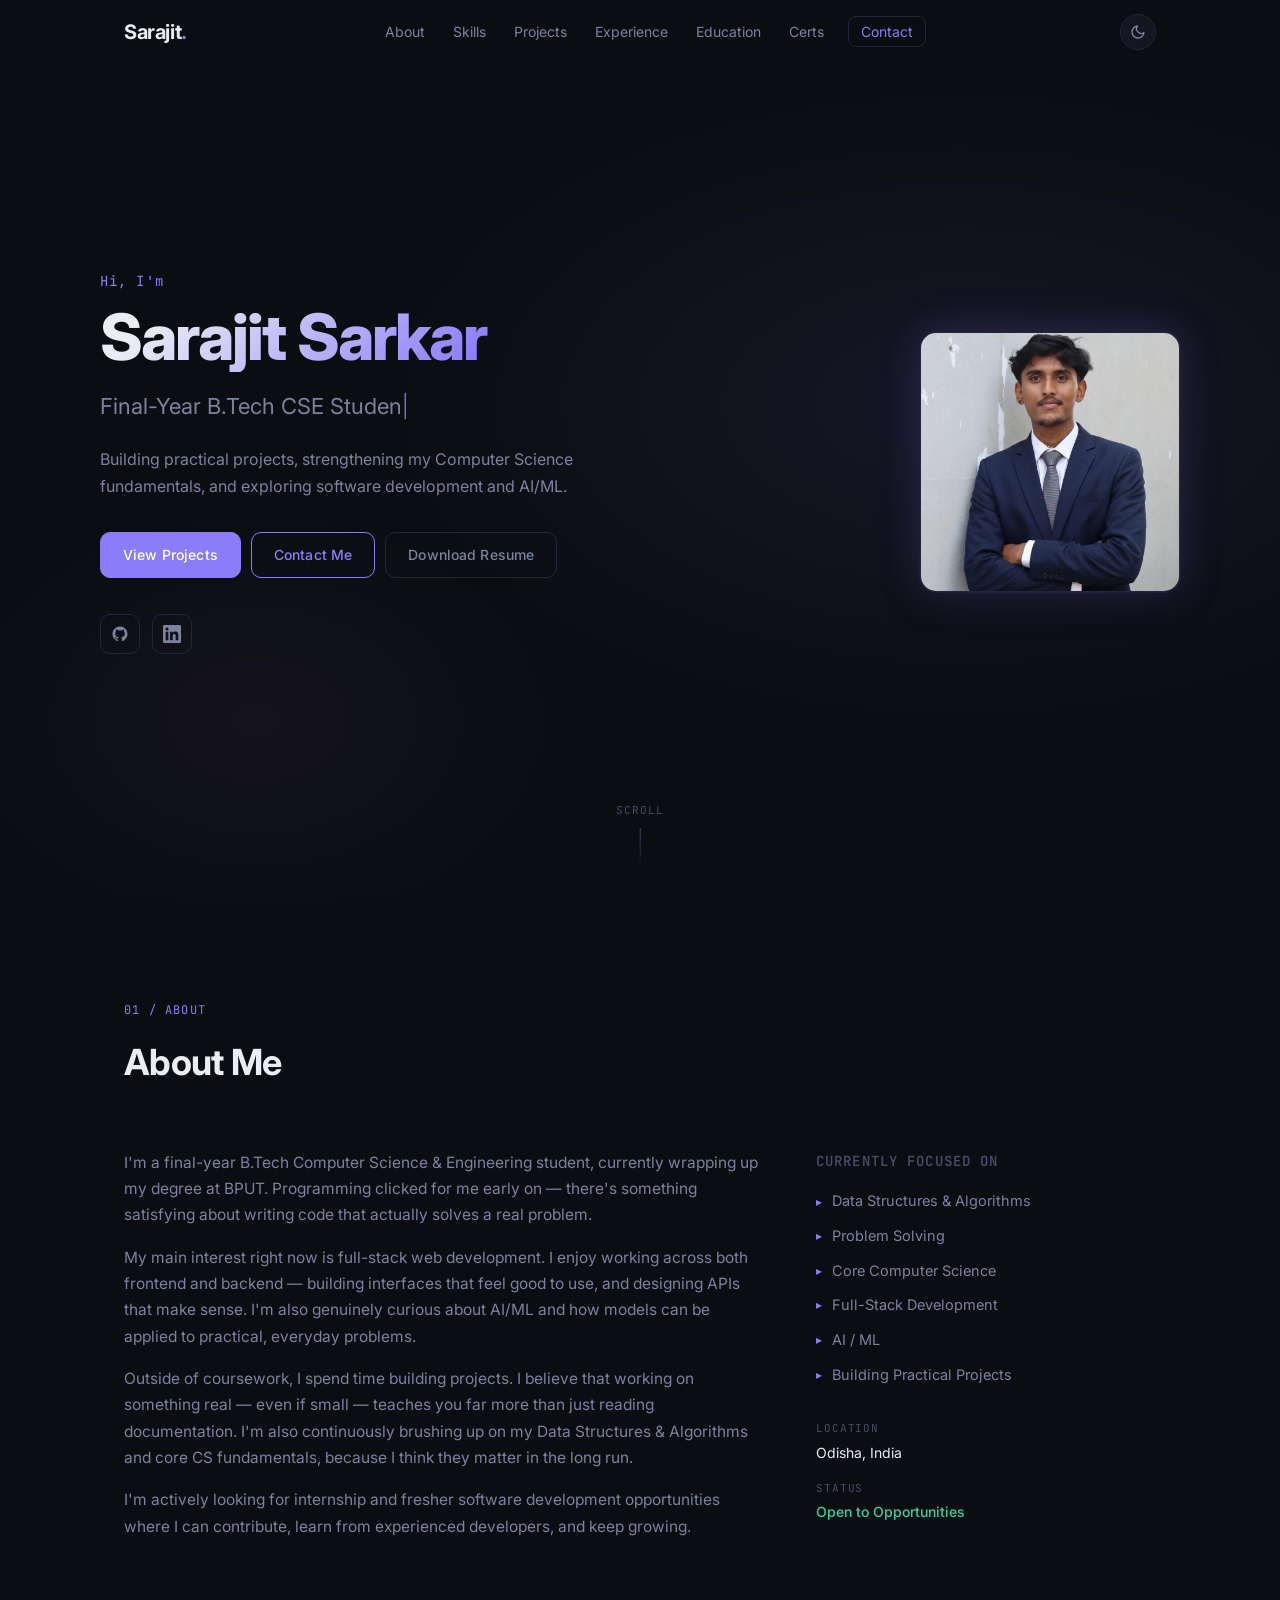
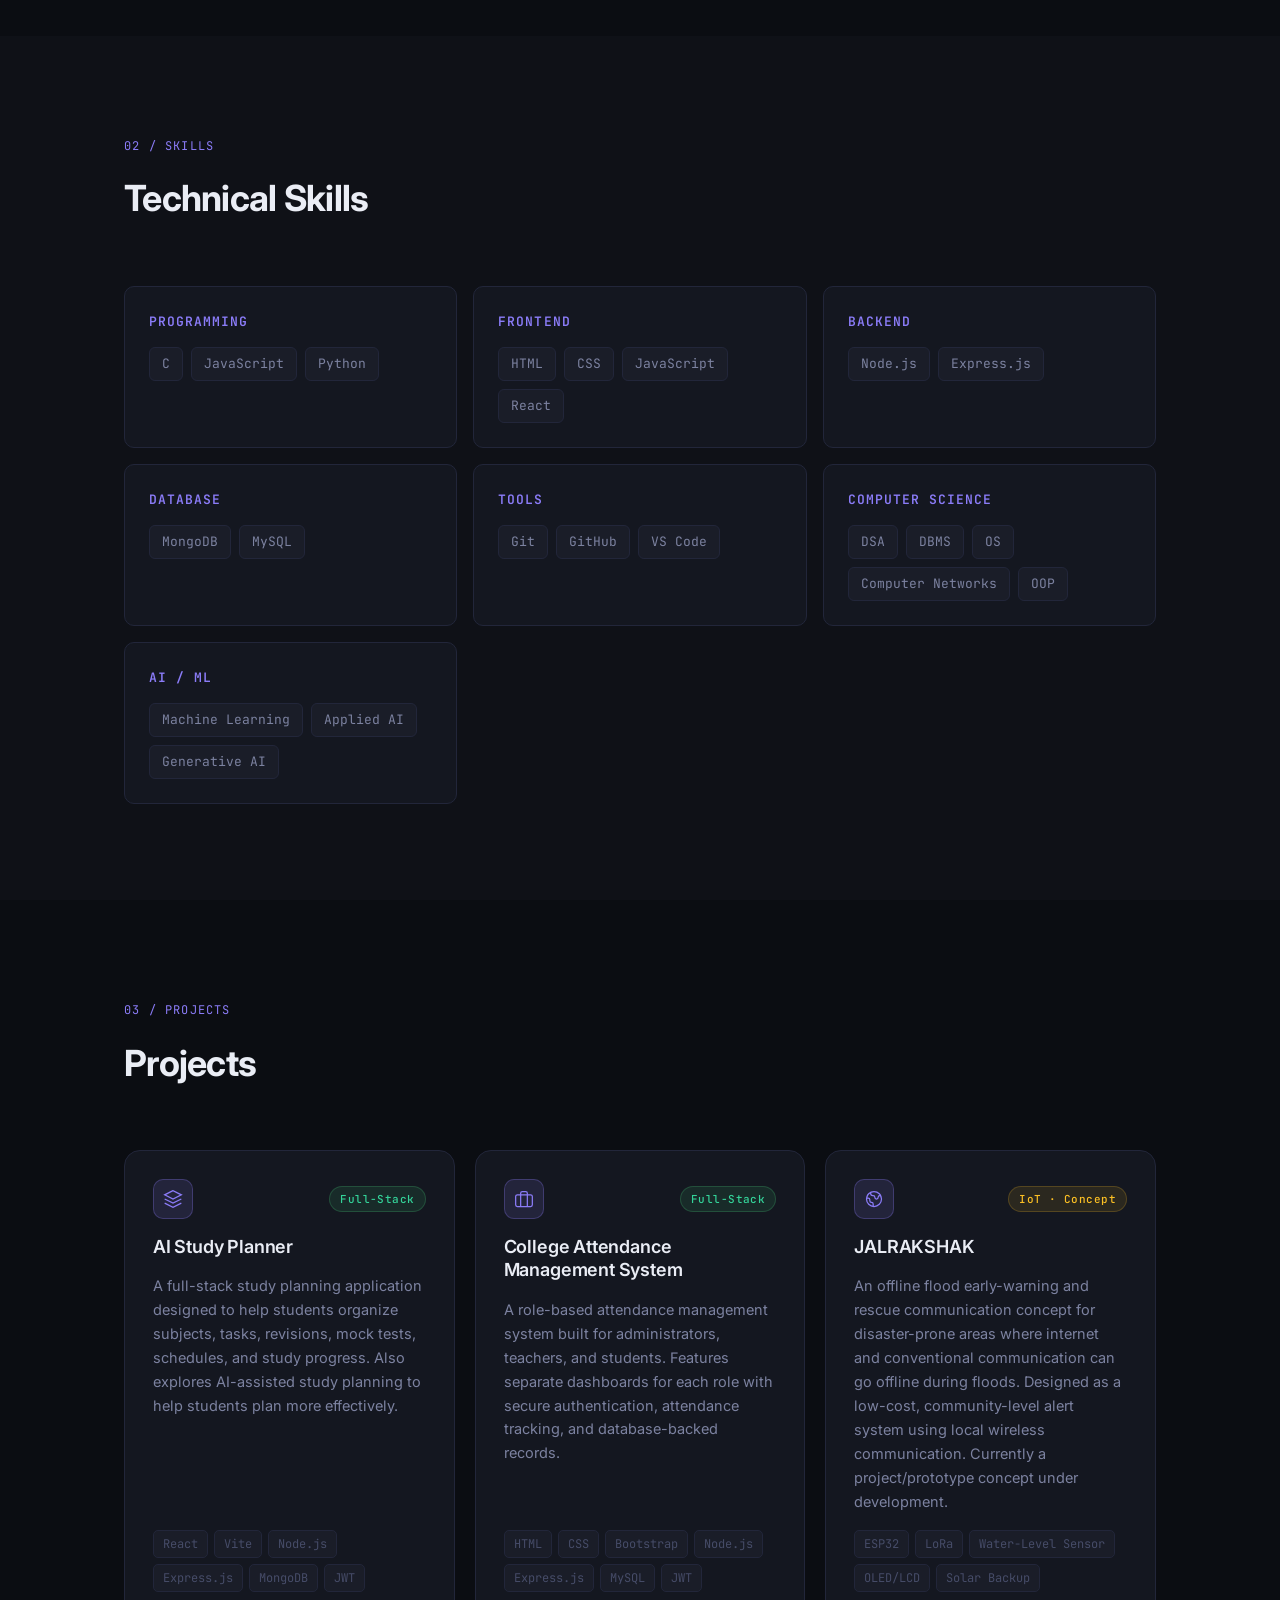
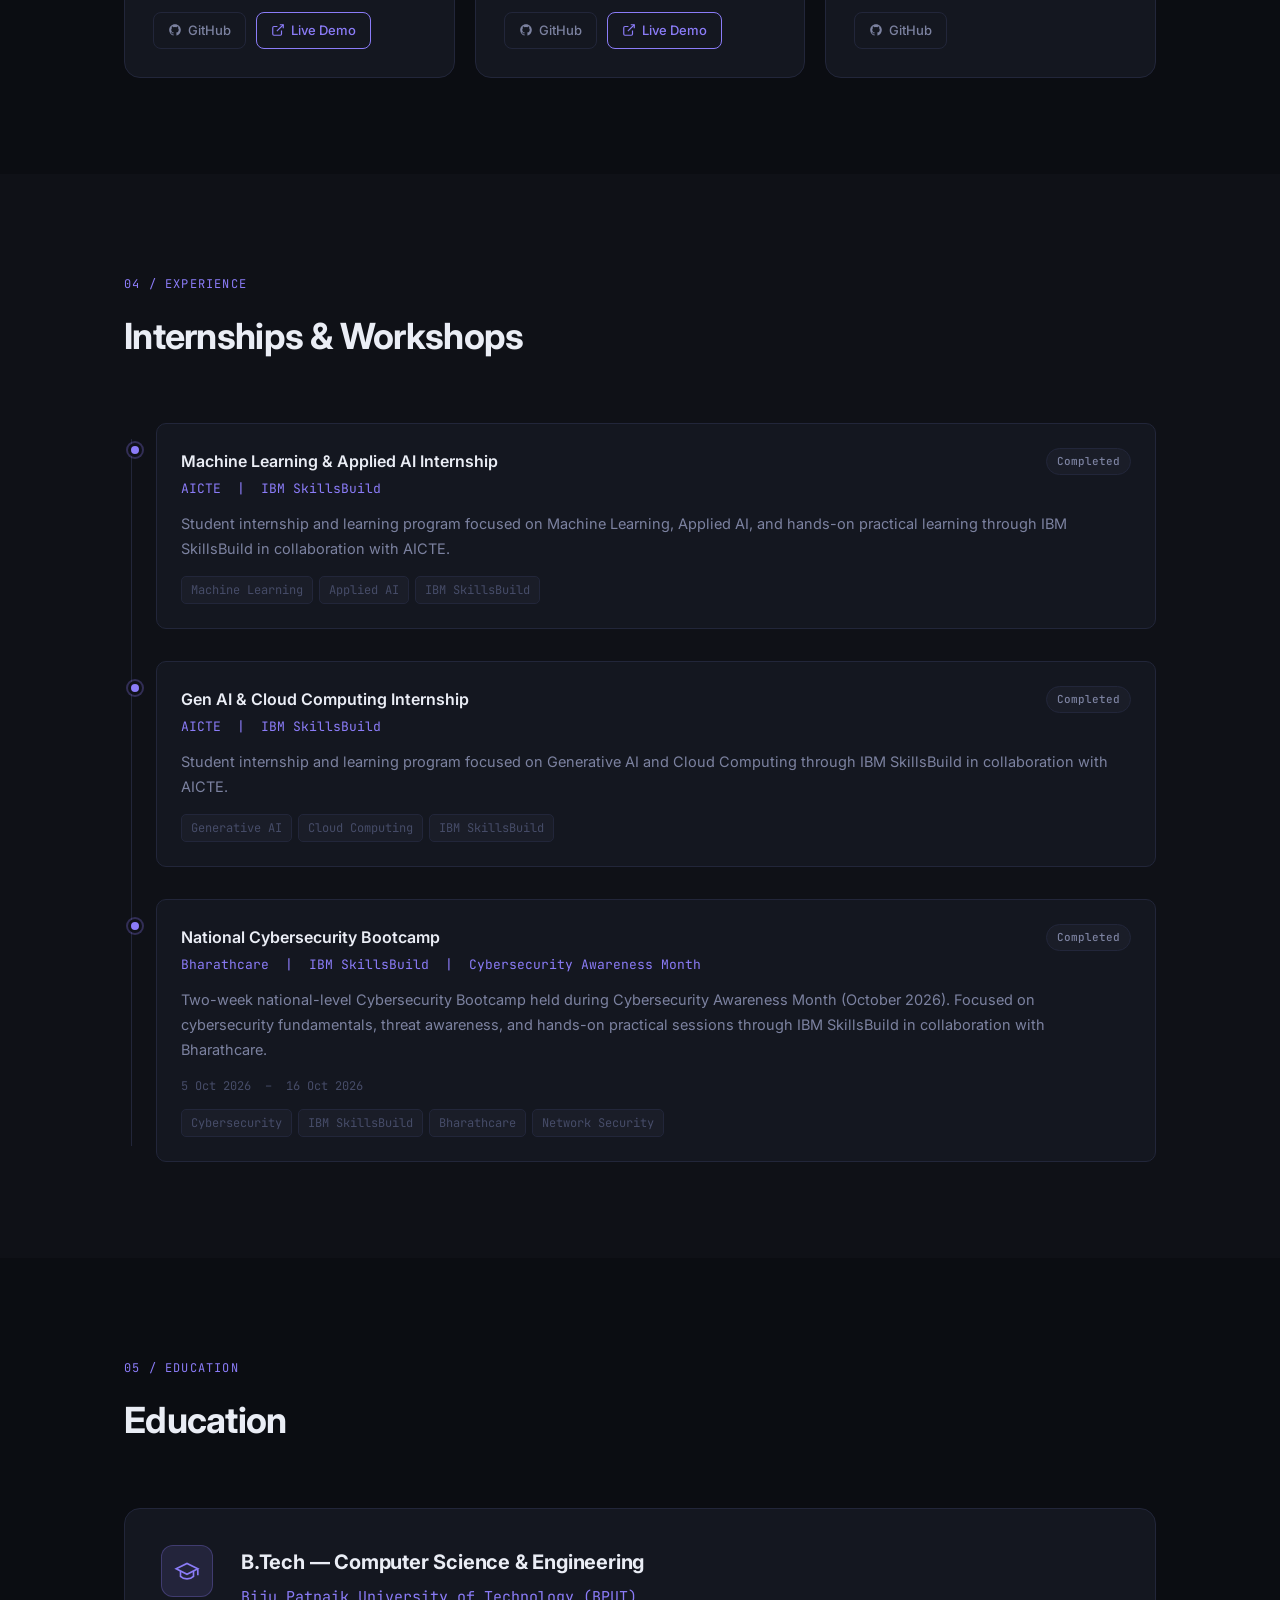
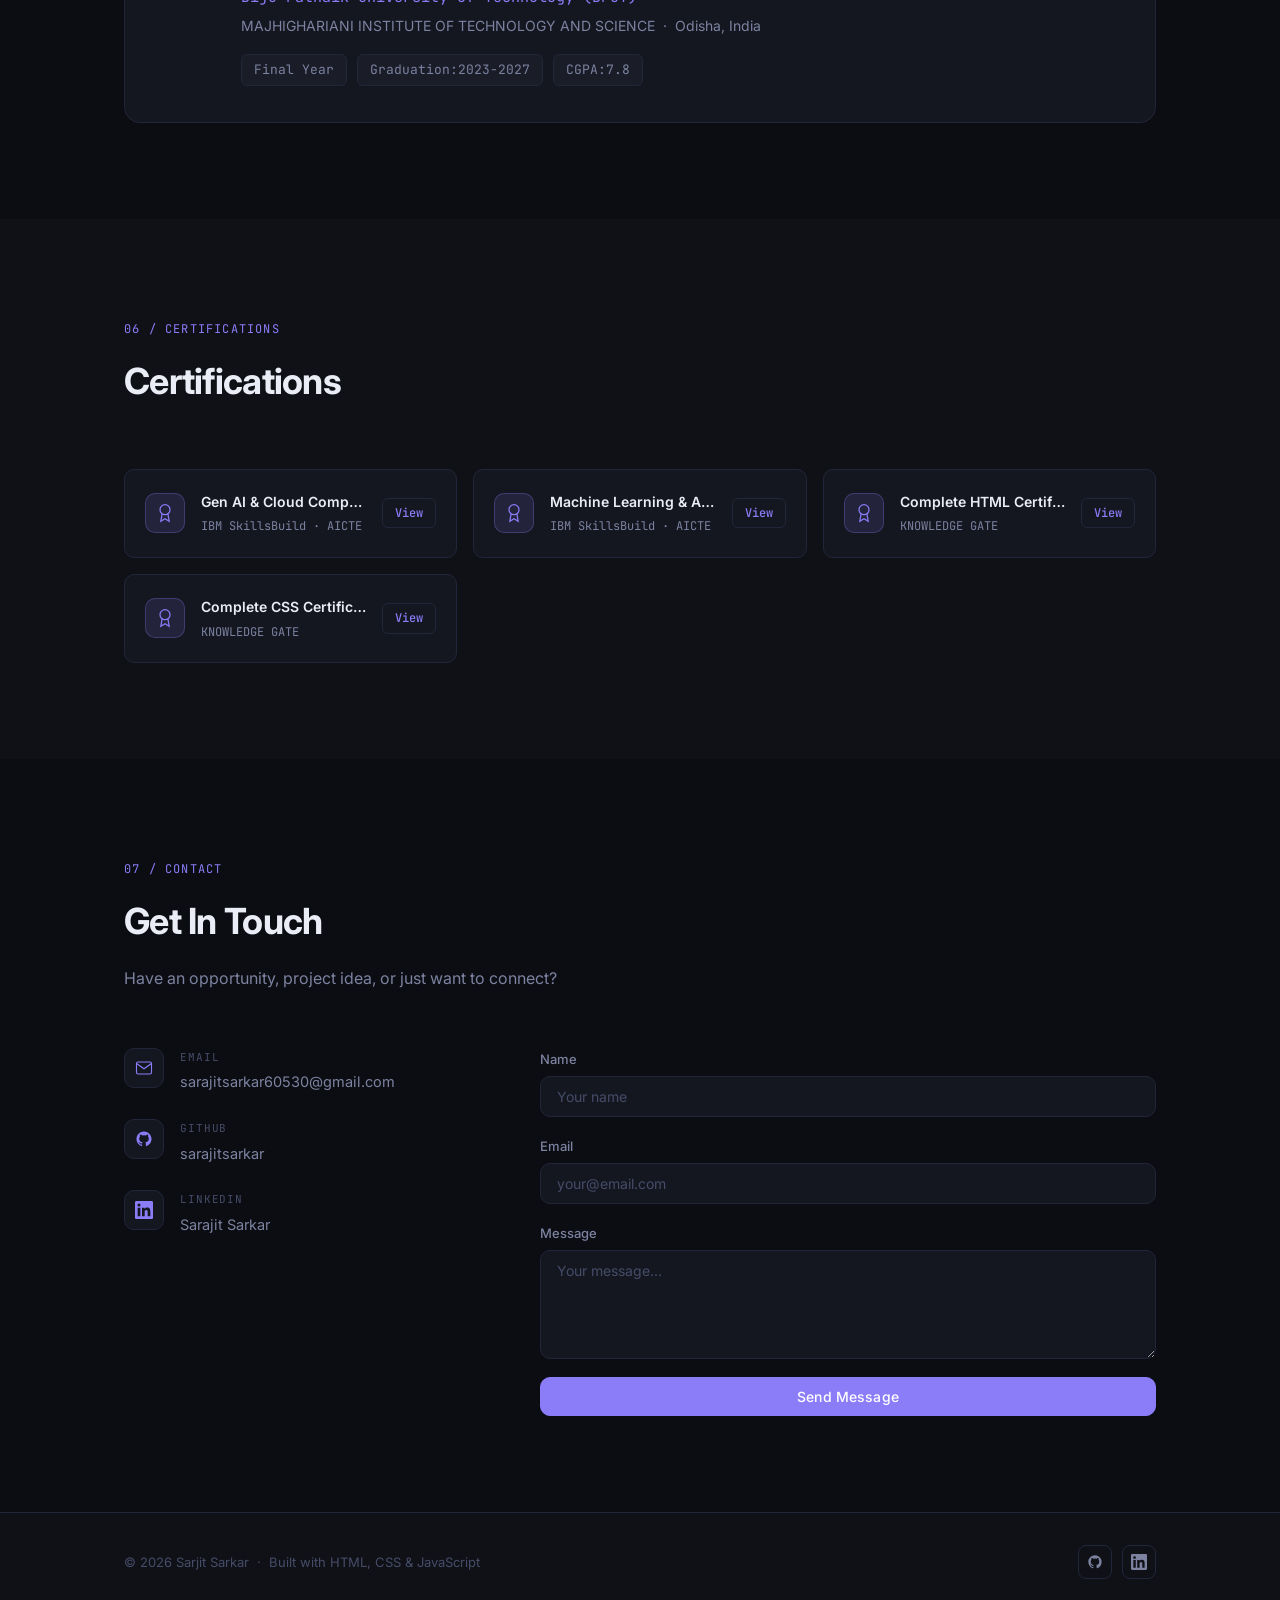
<file: index.html>
<!DOCTYPE html>
<html lang="en">
<head>
  <meta charset="UTF-8" />
  <meta name="viewport" content="width=device-width, initial-scale=1.0" />
  <meta name="description" content="Sarajit Sarkar — Final-Year B.Tech CSE Student. Full-Stack Development, AI/ML, Software Development." />
  <title>Sarajit Sarkar | CSE Student & Developer</title>
  <!-- No-flash theme restore: runs before paint -->
  <script>
    (function() {
      try {
        var t = localStorage.getItem('theme');
        if (t === 'light') document.documentElement.setAttribute('data-theme', 'light');
      } catch(e) {}
    })();
  </script>
  <link rel="stylesheet" href="style.css" />
  <link rel="preconnect" href="https://fonts.googleapis.com" />
  <link rel="preconnect" href="https://fonts.gstatic.com" crossorigin />
  <link href="https://fonts.googleapis.com/css2?family=Inter:wght@300;400;500;600;700&family=JetBrains+Mono:wght@400;500&display=swap" rel="stylesheet" />
</head>
<body>

  <!-- ═══════════════════════════════════════ NAV ═══════════════════════════════════════ -->
  <nav class="navbar" id="navbar">
    <div class="nav-container">
      <a href="#home" class="nav-logo">Sarajit<span class="accent">.</span></a>
      <ul class="nav-links" id="navLinks">
        <li><a href="#about">About</a></li>
        <li><a href="#skills">Skills</a></li>
        <li><a href="#projects">Projects</a></li>
        <li><a href="#experience">Experience</a></li>
        <li><a href="#education">Education</a></li>
        <li><a href="#certifications">Certs</a></li>
        <li><a href="#contact" class="nav-cta">Contact</a></li>
      </ul>
      <button class="theme-toggle" id="themeToggle" aria-label="Toggle dark/light mode">
        <!-- Moon icon (shown in dark mode) -->
        <svg class="icon-moon" viewBox="0 0 24 24" fill="none" stroke="currentColor" stroke-width="2" stroke-linecap="round" stroke-linejoin="round">
          <path d="M21 12.79A9 9 0 1 1 11.21 3 7 7 0 0 0 21 12.79z"/>
        </svg>
        <!-- Sun icon (shown in light mode) -->
        <svg class="icon-sun" viewBox="0 0 24 24" fill="none" stroke="currentColor" stroke-width="2" stroke-linecap="round" stroke-linejoin="round">
          <circle cx="12" cy="12" r="5"/>
          <line x1="12" y1="1" x2="12" y2="3"/><line x1="12" y1="21" x2="12" y2="23"/>
          <line x1="4.22" y1="4.22" x2="5.64" y2="5.64"/><line x1="18.36" y1="18.36" x2="19.78" y2="19.78"/>
          <line x1="1" y1="12" x2="3" y2="12"/><line x1="21" y1="12" x2="23" y2="12"/>
          <line x1="4.22" y1="19.78" x2="5.64" y2="18.36"/><line x1="18.36" y1="5.64" x2="19.78" y2="4.22"/>
        </svg>
      </button>
      <button class="hamburger" id="hamburger" aria-label="Toggle menu" aria-expanded="false">
        <span></span><span></span><span></span>
      </button>
    </div>
  </nav>

  <!-- ══════════════════════════════════════ HERO ══════════════════════════════════════ -->
  <section class="hero" id="home">
    <div class="hero-container">
      <div class="hero-text">
        <p class="hero-greeting reveal">Hi, I'm</p>
        <h1 class="hero-name reveal">Sarajit Sarkar</h1>
        <h2 class="hero-role reveal">
          <span id="typed-text"></span><span class="cursor">|</span>
        </h2>
        <p class="hero-desc reveal">
          Building practical projects, strengthening my Computer Science fundamentals,
          and exploring software development and AI/ML.
        </p>
        <div class="hero-buttons reveal">
          <a href="#projects" class="btn btn-primary">View Projects</a>
          <a href="#contact" class="btn btn-outline">Contact Me</a>
          <a href="assets/resume.pdf" class="btn btn-ghost" target="_blank" rel="noopener">
            Download Resume
          </a>
        </div>
        <div class="hero-socials reveal">
          <a href="https://github.com/sarajitsarkar" target="_blank" rel="noopener" aria-label="GitHub">
            <svg viewBox="0 0 24 24" fill="currentColor"><path d="M12 2C6.477 2 2 6.477 2 12c0 4.418 2.865 8.166 6.839 9.489.5.092.682-.217.682-.482 0-.237-.009-.868-.014-1.703-2.782.604-3.369-1.341-3.369-1.341-.454-1.155-1.11-1.462-1.11-1.462-.908-.62.069-.608.069-.608 1.003.07 1.531 1.03 1.531 1.03.892 1.529 2.341 1.087 2.91.832.092-.647.35-1.088.636-1.338-2.22-.253-4.555-1.11-4.555-4.943 0-1.091.39-1.984 1.029-2.683-.103-.253-.446-1.27.098-2.647 0 0 .84-.269 2.75 1.025A9.578 9.578 0 0 1 12 6.836a9.59 9.59 0 0 1 2.504.337c1.909-1.294 2.747-1.025 2.747-1.025.546 1.377.202 2.394.1 2.647.64.699 1.028 1.592 1.028 2.683 0 3.842-2.339 4.687-4.566 4.935.359.309.678.919.678 1.852 0 1.336-.012 2.415-.012 2.744 0 .267.18.578.688.48C19.138 20.163 22 16.418 22 12c0-5.523-4.477-10-10-10z"/></svg>
          </a>
          <a href="https://www.linkedin.com/in/sarajit-sarkar" target="_blank" rel="noopener" aria-label="LinkedIn">
            <svg viewBox="0 0 24 24" fill="currentColor"><path d="M20.447 20.452h-3.554v-5.569c0-1.328-.027-3.037-1.852-3.037-1.853 0-2.136 1.445-2.136 2.939v5.667H9.351V9h3.414v1.561h.046c.477-.9 1.637-1.85 3.37-1.85 3.601 0 4.267 2.37 4.267 5.455v6.286zM5.337 7.433a2.062 2.062 0 0 1-2.063-2.065 2.064 2.064 0 1 1 2.063 2.065zm1.782 13.019H3.555V9h3.564v11.452zM22.225 0H1.771C.792 0 0 .774 0 1.729v20.542C0 23.227.792 24 1.771 24h20.451C23.2 24 24 23.227 24 22.271V1.729C24 .774 23.2 0 22.222 0h.003z"/></svg>
          </a>
        </div>
      </div>
      <div class="hero-photo reveal">
        <div class="photo-wrapper">
          <img src="assets/profile.jpg" alt="Sarajit Sarkar" class="profile-img" onerror="this.style.display='none'; this.nextElementSibling.style.display='flex';" />
          <div class="photo-placeholder">
            <svg viewBox="0 0 24 24" fill="none" stroke="currentColor" stroke-width="1.5"><path d="M20 21v-2a4 4 0 0 0-4-4H8a4 4 0 0 0-4 4v2"/><circle cx="12" cy="7" r="4"/></svg>
            <span>Add Profile Photo</span>
          </div>
        </div>
      </div>
    </div>
    <div class="hero-scroll-hint">
      <span>Scroll</span>
      <div class="scroll-line"></div>
    </div>
  </section>

  <!-- ══════════════════════════════════════ ABOUT ══════════════════════════════════════ -->
  <section class="section" id="about">
    <div class="container">
      <div class="section-header reveal">
        <span class="section-tag">01 / About</span>
        <h2 class="section-title">About Me</h2>
      </div>
      <div class="about-grid">
        <div class="about-text reveal">
          <p>
            I'm a final-year B.Tech Computer Science &amp; Engineering student, currently wrapping up my degree at BPUT. 
            Programming clicked for me early on — there's something satisfying about writing code that actually solves a real problem.
          </p>
          <p>
            My main interest right now is full-stack web development. I enjoy working across both frontend and backend — building 
            interfaces that feel good to use, and designing APIs that make sense. I'm also genuinely curious about AI/ML 
            and how models can be applied to practical, everyday problems.
          </p>
          <p>
            Outside of coursework, I spend time building projects. I believe that working on something real — even if small — teaches 
            you far more than just reading documentation. I'm also continuously brushing up on my Data Structures &amp; Algorithms 
            and core CS fundamentals, because I think they matter in the long run.
          </p>
          <p>
            I'm actively looking for internship and fresher software development opportunities where I can contribute, learn from 
            experienced developers, and keep growing.
          </p>
        </div>
        <div class="about-focus reveal">
          <h3>Currently Focused On</h3>
          <ul class="focus-list">
            <li><span class="focus-icon">▸</span> Data Structures &amp; Algorithms</li>
            <li><span class="focus-icon">▸</span> Problem Solving</li>
            <li><span class="focus-icon">▸</span> Core Computer Science</li>
            <li><span class="focus-icon">▸</span> Full-Stack Development</li>
            <li><span class="focus-icon">▸</span> AI / ML</li>
            <li><span class="focus-icon">▸</span> Building Practical Projects</li>
          </ul>
          <div class="about-meta">
            <div class="meta-item">
              <span class="meta-label">Location</span>
              <span class="meta-value">Odisha, India</span>
            </div>
            <div class="meta-item">
              <span class="meta-label">Status</span>
              <span class="meta-value status-open">Open to Opportunities</span>
            </div>
          </div>
        </div>
      </div>
    </div>
  </section>

  <!-- ══════════════════════════════════════ SKILLS ══════════════════════════════════════ -->
  <section class="section section-alt" id="skills">
    <div class="container">
      <div class="section-header reveal">
        <span class="section-tag">02 / Skills</span>
        <h2 class="section-title">Technical Skills</h2>
      </div>
      <div class="skills-grid">
        <div class="skill-card reveal">
          <h3 class="skill-category">Programming</h3>
          <div class="skill-tags">
            <span>C</span><span>JavaScript</span><span>Python</span>
          </div>
        </div>
        <div class="skill-card reveal">
          <h3 class="skill-category">Frontend</h3>
          <div class="skill-tags">
            <span>HTML</span><span>CSS</span><span>JavaScript</span><span>React</span>
          </div>
        </div>
        <div class="skill-card reveal">
          <h3 class="skill-category">Backend</h3>
          <div class="skill-tags">
            <span>Node.js</span><span>Express.js</span>
          </div>
        </div>
        <div class="skill-card reveal">
          <h3 class="skill-category">Database</h3>
          <div class="skill-tags">
            <span>MongoDB</span><span>MySQL</span>
          </div>
        </div>
        <div class="skill-card reveal">
          <h3 class="skill-category">Tools</h3>
          <div class="skill-tags">
            <span>Git</span><span>GitHub</span><span>VS Code</span>
          </div>
        </div>
        <div class="skill-card reveal">
          <h3 class="skill-category">Computer Science</h3>
          <div class="skill-tags">
            <span>DSA</span><span>DBMS</span><span>OS</span><span>Computer Networks</span><span>OOP</span>
          </div>
        </div>
        <div class="skill-card reveal">
          <h3 class="skill-category">AI / ML</h3>
          <div class="skill-tags">
            <span>Machine Learning</span><span>Applied AI</span><span>Generative AI</span>
          </div>
        </div>
      </div>
    </div>
  </section>

  <!-- ══════════════════════════════════════ PROJECTS ══════════════════════════════════════ -->
  <section class="section" id="projects">
    <div class="container">
      <div class="section-header reveal">
        <span class="section-tag">03 / Projects</span>
        <h2 class="section-title">Projects</h2>
      </div>
      <div class="projects-grid">

        <!-- Project 1 -->
        <article class="project-card reveal">
          <div class="project-header">
            <div class="project-icon">
              <svg viewBox="0 0 24 24" fill="none" stroke="currentColor" stroke-width="1.5"><path d="M12 2L2 7l10 5 10-5-10-5zM2 17l10 5 10-5M2 12l10 5 10-5"/></svg>
            </div>
            <span class="project-status status-active">Full-Stack</span>
          </div>
          <h3 class="project-title">AI Study Planner</h3>
          <p class="project-desc">
            A full-stack study planning application designed to help students organize subjects, tasks, revisions, 
            mock tests, schedules, and study progress. Also explores AI-assisted study planning to help students 
            plan more effectively.
          </p>
          <div class="project-tech">
            <span>React</span><span>Vite</span><span>Node.js</span><span>Express.js</span><span>MongoDB</span><span>JWT</span>
          </div>
          <div class="project-links">
            <a href="https://github.com/sarajitsarkar/ai-planner" target="_blank" rel="noopener" class="project-link">
              <svg viewBox="0 0 24 24" fill="currentColor"><path d="M12 2C6.477 2 2 6.477 2 12c0 4.418 2.865 8.166 6.839 9.489.5.092.682-.217.682-.482 0-.237-.009-.868-.014-1.703-2.782.604-3.369-1.341-3.369-1.341-.454-1.155-1.11-1.462-1.11-1.462-.908-.62.069-.608.069-.608 1.003.07 1.531 1.03 1.531 1.03.892 1.529 2.341 1.087 2.91.832.092-.647.35-1.088.636-1.338-2.22-.253-4.555-1.11-4.555-4.943 0-1.091.39-1.984 1.029-2.683-.103-.253-.446-1.27.098-2.647 0 0 .84-.269 2.75 1.025A9.578 9.578 0 0 1 12 6.836a9.59 9.59 0 0 1 2.504.337c1.909-1.294 2.747-1.025 2.747-1.025.546 1.377.202 2.394.1 2.647.64.699 1.028 1.592 1.028 2.683 0 3.842-2.339 4.687-4.566 4.935.359.309.678.919.678 1.852 0 1.336-.012 2.415-.012 2.744 0 .267.18.578.688.48C19.138 20.163 22 16.418 22 12c0-5.523-4.477-10-10-10z"/></svg>
              GitHub
            </a>
            <a href="https://ai-planner-2-h4rr.onrender.com" target="_blank" rel="noopener" class="project-link project-link-demo">
              <svg viewBox="0 0 24 24" fill="none" stroke="currentColor" stroke-width="2"><path d="M18 13v6a2 2 0 0 1-2 2H5a2 2 0 0 1-2-2V8a2 2 0 0 1 2-2h6"/><polyline points="15 3 21 3 21 9"/><line x1="10" y1="14" x2="21" y2="3"/></svg>
              Live Demo
            </a>
          </div>
        </article>

        <!-- Project 2 -->
        <article class="project-card reveal">
          <div class="project-header">
            <div class="project-icon">
              <svg viewBox="0 0 24 24" fill="none" stroke="currentColor" stroke-width="1.5"><rect x="2" y="7" width="20" height="14" rx="2"/><path d="M16 21V5a2 2 0 0 0-2-2h-4a2 2 0 0 0-2 2v16"/></svg>
            </div>
            <span class="project-status status-active">Full-Stack</span>
          </div>
          <h3 class="project-title">College Attendance Management System</h3>
          <p class="project-desc">
            A role-based attendance management system built for administrators, teachers, and students. 
            Features separate dashboards for each role with secure authentication, attendance tracking, 
            and database-backed records.
          </p>
          <div class="project-tech">
            <span>HTML</span><span>CSS</span><span>Bootstrap</span><span>Node.js</span><span>Express.js</span><span>MySQL</span><span>JWT</span>
          </div>
          <div class="project-links">
            <a href="https://github.com/sarajitsarkar/college-attendance-system" target="_blank" rel="noopener" class="project-link">
              <svg viewBox="0 0 24 24" fill="currentColor"><path d="M12 2C6.477 2 2 6.477 2 12c0 4.418 2.865 8.166 6.839 9.489.5.092.682-.217.682-.482 0-.237-.009-.868-.014-1.703-2.782.604-3.369-1.341-3.369-1.341-.454-1.155-1.11-1.462-1.11-1.462-.908-.62.069-.608.069-.608 1.003.07 1.531 1.03 1.531 1.03.892 1.529 2.341 1.087 2.91.832.092-.647.35-1.088.636-1.338-2.22-.253-4.555-1.11-4.555-4.943 0-1.091.39-1.984 1.029-2.683-.103-.253-.446-1.27.098-2.647 0 0 .84-.269 2.75 1.025A9.578 9.578 0 0 1 12 6.836a9.59 9.59 0 0 1 2.504.337c1.909-1.294 2.747-1.025 2.747-1.025.546 1.377.202 2.394.1 2.647.64.699 1.028 1.592 1.028 2.683 0 3.842-2.339 4.687-4.566 4.935.359.309.678.919.678 1.852 0 1.336-.012 2.415-.012 2.744 0 .267.18.578.688.48C19.138 20.163 22 16.418 22 12c0-5.523-4.477-10-10-10z"/></svg>
              GitHub
            </a>
            <a href="[PROJECT LIVE DEMO]" target="_blank" rel="noopener" class="project-link project-link-demo">
              <svg viewBox="0 0 24 24" fill="none" stroke="currentColor" stroke-width="2"><path d="M18 13v6a2 2 0 0 1-2 2H5a2 2 0 0 1-2-2V8a2 2 0 0 1 2-2h6"/><polyline points="15 3 21 3 21 9"/><line x1="10" y1="14" x2="21" y2="3"/></svg>
              Live Demo
            </a>
          </div>
        </article>

        <!-- Project 3 -->
        <article class="project-card reveal">
          <div class="project-header">
            <div class="project-icon">
              <svg viewBox="0 0 24 24" fill="none" stroke="currentColor" stroke-width="1.5"><path d="M3.055 11H5a2 2 0 0 1 2 2v1a2 2 0 0 0 2 2 2 2 0 0 1 2 2v2.945"/><path d="M8 3.935V5.5A2.5 2.5 0 0 0 10.5 8h.5a2 2 0 0 1 2 2 2 2 0 0 0 4 0 2 2 0 0 1 2-2h1.064"/><path d="M21 12a9 9 0 1 1-18 0 9 9 0 0 1 18 0z"/></svg>
            </div>
            <span class="project-status status-wip">IoT · Concept</span>
          </div>
          <h3 class="project-title">JALRAKSHAK</h3>
          <p class="project-desc">
            An offline flood early-warning and rescue communication concept for disaster-prone areas where 
            internet and conventional communication can go offline during floods. Designed as a low-cost, 
            community-level alert system using local wireless communication. Currently a project/prototype concept under development.
          </p>
          <div class="project-tech">
            <span>ESP32</span><span>LoRa</span><span>Water-Level Sensor</span><span>OLED/LCD</span><span>Solar Backup</span>
          </div>
          <div class="project-links">
            <a href="[PROJECT GITHUB LINK]" target="_blank" rel="noopener" class="project-link">
              <svg viewBox="0 0 24 24" fill="currentColor"><path d="M12 2C6.477 2 2 6.477 2 12c0 4.418 2.865 8.166 6.839 9.489.5.092.682-.217.682-.482 0-.237-.009-.868-.014-1.703-2.782.604-3.369-1.341-3.369-1.341-.454-1.155-1.11-1.462-1.11-1.462-.908-.62.069-.608.069-.608 1.003.07 1.531 1.03 1.531 1.03.892 1.529 2.341 1.087 2.91.832.092-.647.35-1.088.636-1.338-2.22-.253-4.555-1.11-4.555-4.943 0-1.091.39-1.984 1.029-2.683-.103-.253-.446-1.27.098-2.647 0 0 .84-.269 2.75 1.025A9.578 9.578 0 0 1 12 6.836a9.59 9.59 0 0 1 2.504.337c1.909-1.294 2.747-1.025 2.747-1.025.546 1.377.202 2.394.1 2.647.64.699 1.028 1.592 1.028 2.683 0 3.842-2.339 4.687-4.566 4.935.359.309.678.919.678 1.852 0 1.336-.012 2.415-.012 2.744 0 .267.18.578.688.48C19.138 20.163 22 16.418 22 12c0-5.523-4.477-10-10-10z"/></svg>
              GitHub
            </a>
          </div>
        </article>

      </div>
    </div>
  </section>

  <!-- ══════════════════════════════════════ EXPERIENCE ══════════════════════════════════════ -->
  <section class="section section-alt" id="experience">
    <div class="container">
      <div class="section-header reveal">
        <span class="section-tag">04 / Experience</span>
        <h2 class="section-title">Internships &amp; Workshops</h2>
      </div>
      <div class="timeline">

        <div class="timeline-item reveal">
          <div class="timeline-dot"></div>
          <div class="timeline-card">
            <div class="timeline-header">
              <div>
                <h3 class="timeline-title">Machine Learning &amp; Applied AI Internship</h3>
                <p class="timeline-org">AICTE &nbsp;|&nbsp; IBM SkillsBuild</p>
              </div>
              <span class="badge badge-done">Completed</span>
            </div>
            <p class="timeline-desc">
              Student internship and learning program focused on Machine Learning, Applied AI, and hands-on 
              practical learning through IBM SkillsBuild in collaboration with AICTE.
            </p>
            <div class="timeline-tags">
              <span>Machine Learning</span><span>Applied AI</span><span>IBM SkillsBuild</span>
            </div>
          </div>
        </div>

        <div class="timeline-item reveal">
          <div class="timeline-dot"></div>
          <div class="timeline-card">
            <div class="timeline-header">
              <div>
                <h3 class="timeline-title">Gen AI &amp; Cloud Computing Internship</h3>
                <p class="timeline-org">AICTE &nbsp;|&nbsp; IBM SkillsBuild</p>
              </div>
              <span class="badge badge-done">Completed</span>
            </div>
            <p class="timeline-desc">
              Student internship and learning program focused on Generative AI and Cloud Computing 
              through IBM SkillsBuild in collaboration with AICTE.
            </p>
            <div class="timeline-tags">
              <span>Generative AI</span><span>Cloud Computing</span><span>IBM SkillsBuild</span>
            </div>
          </div>
        </div>

        <div class="timeline-item reveal">
          <div class="timeline-dot"></div>
          <div class="timeline-card">
            <div class="timeline-header">
              <div>
                <h3 class="timeline-title">National Cybersecurity Bootcamp</h3>
                <p class="timeline-org">Bharathcare &nbsp;|&nbsp; IBM SkillsBuild &nbsp;|&nbsp; Cybersecurity Awareness Month</p>
              </div>
              <span class="badge badge-done">Completed</span>
            </div>
            <p class="timeline-desc">
              Two-week national-level Cybersecurity Bootcamp held during Cybersecurity Awareness Month (October 2026).
              Focused on cybersecurity fundamentals, threat awareness, and hands-on practical sessions through
              IBM SkillsBuild in collaboration with Bharathcare.
            </p>
            <div class="timeline-meta" style="font-size:12px; color:var(--text-dim); font-family:var(--mono); margin-bottom:12px;">
              5 Oct 2026 &nbsp;–&nbsp; 16 Oct 2026
            </div>
            <div class="timeline-tags">
              <span>Cybersecurity</span><span>IBM SkillsBuild</span><span>Bharathcare</span><span>Network Security</span>
            </div>
          </div>
        </div>

      </div>
    </div>
  </section>

  <!-- ══════════════════════════════════════ EDUCATION ══════════════════════════════════════ -->
  <section class="section" id="education">
    <div class="container">
      <div class="section-header reveal">
        <span class="section-tag">05 / Education</span>
        <h2 class="section-title">Education</h2>
      </div>
      <div class="edu-card reveal">
        <div class="edu-icon">
          <svg viewBox="0 0 24 24" fill="none" stroke="currentColor" stroke-width="1.5"><path d="M22 10v6M2 10l10-5 10 5-10 5z"/><path d="M6 12v5c3 3 9 3 12 0v-5"/></svg>
        </div>
        <div class="edu-details">
          <h3 class="edu-degree">B.Tech — Computer Science &amp; Engineering</h3>
          <p class="edu-uni">Biju Patnaik University of Technology (BPUT)</p>
          <p class="edu-college">MAJHIGHARIANI INSTITUTE OF TECHNOLOGY AND SCIENCE &nbsp;·&nbsp; Odisha, India</p>
          <div class="edu-meta">
            <span>Final Year</span>
            <span>Graduation:2023-2027</span>
            <span>CGPA:7.8</span>
          </div>
        </div>
      </div>
    </div>
  </section>

  <!-- ══════════════════════════════════════ CERTIFICATIONS ══════════════════════════════════════ -->
  <section class="section section-alt" id="certifications">
    <div class="container">
      <div class="section-header reveal">
        <span class="section-tag">06 / Certifications</span>
        <h2 class="section-title">Certifications</h2>
      </div>
      <div class="cert-grid">
        <div class="cert-card reveal">
          <div class="cert-icon">
            <svg viewBox="0 0 24 24" fill="none" stroke="currentColor" stroke-width="1.5"><circle cx="12" cy="8" r="6"/><path d="M15.477 12.89L17 22l-5-3-5 3 1.523-9.11"/></svg>
          </div>
          <div class="cert-info">
            <h4>Gen AI &amp; Cloud Computing</h4>
            <p>IBM SkillsBuild · AICTE</p>
          </div>
          <a href="https://drive.google.com/file/d/1o-rjDRKD1CDJsUs9t0TfG2rfo-Z9Kfn3/view?usp=drivesdk" target="_blank" rel="noopener" class="cert-link">View</a>
        </div>
        <div class="cert-card reveal">
          <div class="cert-icon">
            <svg viewBox="0 0 24 24" fill="none" stroke="currentColor" stroke-width="1.5"><circle cx="12" cy="8" r="6"/><path d="M15.477 12.89L17 22l-5-3-5 3 1.523-9.11"/></svg>
          </div>
          <div class="cert-info">
            <h4>Machine Learning &amp; Applied AI</h4>
            <p>IBM SkillsBuild · AICTE</p>
          </div>
          <a href="[CERTIFICATE LINK]" target="_blank" rel="noopener" class="cert-link">View</a>
        </div>
        <div class="cert-card reveal">
          <div class="cert-icon">
            <svg viewBox="0 0 24 24" fill="none" stroke="currentColor" stroke-width="1.5"><circle cx="12" cy="8" r="6"/><path d="M15.477 12.89L17 22l-5-3-5 3 1.523-9.11"/></svg>
          </div>
          <div class="cert-info">
            <h4>Complete HTML Certification</h4>
            <p>KNOWLEDGE GATE</p>
          </div>
          <a href="https://www.knowledgegate.ai/certificate/D12D3DF1" target="_blank" rel="noopener" class="cert-link">View</a>
        </div>
        <div class="cert-card reveal">
          <div class="cert-icon">
            <svg viewBox="0 0 24 24" fill="none" stroke="currentColor" stroke-width="1.5"><circle cx="12" cy="8" r="6"/><path d="M15.477 12.89L17 22l-5-3-5 3 1.523-9.11"/></svg>
          </div>
          <div class="cert-info">
            <h4>Complete CSS Certification</h4>
            <p>KNOWLEDGE GATE</p>
          </div>
          <a href="https://www.knowledgegate.ai/certificate/D800D527" target="_blank" rel="noopener" class="cert-link">View</a>
        </div>
      </div>
    </div>
  </section>

  <!-- ══════════════════════════════════════ CONTACT ══════════════════════════════════════ -->
  <section class="section" id="contact">
    <div class="container">
      <div class="section-header reveal">
        <span class="section-tag">07 / Contact</span>
        <h2 class="section-title">Get In Touch</h2>
        <p class="section-sub">Have an opportunity, project idea, or just want to connect?</p>
      </div>
      <div class="contact-grid">
        <div class="contact-info reveal">
          <div class="contact-item">
            <div class="contact-icon">
              <svg viewBox="0 0 24 24" fill="none" stroke="currentColor" stroke-width="1.5"><path d="M4 4h16c1.1 0 2 .9 2 2v12c0 1.1-.9 2-2 2H4c-1.1 0-2-.9-2-2V6c0-1.1.9-2 2-2z"/><polyline points="22,6 12,13 2,6"/></svg>
            </div>
            <div>
              <span class="contact-label">Email</span>
              <a href="mailto:sarajitsarkar60530@gmail.com" class="contact-value">sarajitsarkar60530@gmail.com</a>
            </div>
          </div>
          <div class="contact-item">
            <div class="contact-icon">
              <svg viewBox="0 0 24 24" fill="currentColor"><path d="M12 2C6.477 2 2 6.477 2 12c0 4.418 2.865 8.166 6.839 9.489.5.092.682-.217.682-.482 0-.237-.009-.868-.014-1.703-2.782.604-3.369-1.341-3.369-1.341-.454-1.155-1.11-1.462-1.11-1.462-.908-.62.069-.608.069-.608 1.003.07 1.531 1.03 1.531 1.03.892 1.529 2.341 1.087 2.91.832.092-.647.35-1.088.636-1.338-2.22-.253-4.555-1.11-4.555-4.943 0-1.091.39-1.984 1.029-2.683-.103-.253-.446-1.27.098-2.647 0 0 .84-.269 2.75 1.025A9.578 9.578 0 0 1 12 6.836a9.59 9.59 0 0 1 2.504.337c1.909-1.294 2.747-1.025 2.747-1.025.546 1.377.202 2.394.1 2.647.64.699 1.028 1.592 1.028 2.683 0 3.842-2.339 4.687-4.566 4.935.359.309.678.919.678 1.852 0 1.336-.012 2.415-.012 2.744 0 .267.18.578.688.48C19.138 20.163 22 16.418 22 12c0-5.523-4.477-10-10-10z"/></svg>
            </div>
            <div>
              <span class="contact-label">GITHUB</span>
              <a href="https://github.com/sarajitsarkar" target="_blank" rel="noopener" class="contact-value">sarajitsarkar</a>
            </div>
          </div>
          <div class="contact-item">
            <div class="contact-icon">
              <svg viewBox="0 0 24 24" fill="currentColor"><path d="M20.447 20.452h-3.554v-5.569c0-1.328-.027-3.037-1.852-3.037-1.853 0-2.136 1.445-2.136 2.939v5.667H9.351V9h3.414v1.561h.046c.477-.9 1.637-1.85 3.37-1.85 3.601 0 4.267 2.37 4.267 5.455v6.286zM5.337 7.433a2.062 2.062 0 0 1-2.063-2.065 2.064 2.064 0 1 1 2.063 2.065zm1.782 13.019H3.555V9h3.564v11.452zM22.225 0H1.771C.792 0 0 .774 0 1.729v20.542C0 23.227.792 24 1.771 24h20.451C23.2 24 24 23.227 24 22.271V1.729C24 .774 23.2 0 22.222 0h.003z"/></svg>
            </div>
            <div>
              <span class="contact-label">LinkedIn</span>
              <a href="https://www.linkedin.com/in/sarajit-sarkar" target="_blank" rel="noopener" class="contact-value">Sarajit Sarkar</a>
            </div>
          </div>
        </div>
        <form class="contact-form reveal" action="mailto:mailto:sarajitsarkar60530@gmail.com" method="post" enctype="text/plain">
          <div class="form-group">
            <label for="name">Name</label>
            <input type="text" id="name" name="name" placeholder="Your name" required />
          </div>
          <div class="form-group">
            <label for="email">Email</label>
            <input type="email" id="email" name="email" placeholder="your@email.com" required />
          </div>
          <div class="form-group">
            <label for="message">Message</label>
            <textarea id="message" name="message" rows="5" placeholder="Your message..." required></textarea>
          </div>
          <button type="submit" class="btn btn-primary btn-full">Send Message</button>
        </form>
      </div>
    </div>
  </section>

  <!-- ══════════════════════════════════════ FOOTER ══════════════════════════════════════ -->
  <footer class="footer">
    <div class="container">
      <div class="footer-inner">
        <p class="footer-copy">© 2026 Sarjit Sarkar &nbsp;·&nbsp; Built with HTML, CSS &amp; JavaScript</p>
        <div class="footer-socials">
          <a href="https://github.com/sarajitsarkar" target="_blank" rel="noopener" aria-label="GitHub">
            <svg viewBox="0 0 24 24" fill="currentColor"><path d="M12 2C6.477 2 2 6.477 2 12c0 4.418 2.865 8.166 6.839 9.489.5.092.682-.217.682-.482 0-.237-.009-.868-.014-1.703-2.782.604-3.369-1.341-3.369-1.341-.454-1.155-1.11-1.462-1.11-1.462-.908-.62.069-.608.069-.608 1.003.07 1.531 1.03 1.531 1.03.892 1.529 2.341 1.087 2.91.832.092-.647.35-1.088.636-1.338-2.22-.253-4.555-1.11-4.555-4.943 0-1.091.39-1.984 1.029-2.683-.103-.253-.446-1.27.098-2.647 0 0 .84-.269 2.75 1.025A9.578 9.578 0 0 1 12 6.836a9.59 9.59 0 0 1 2.504.337c1.909-1.294 2.747-1.025 2.747-1.025.546 1.377.202 2.394.1 2.647.64.699 1.028 1.592 1.028 2.683 0 3.842-2.339 4.687-4.566 4.935.359.309.678.919.678 1.852 0 1.336-.012 2.415-.012 2.744 0 .267.18.578.688.48C19.138 20.163 22 16.418 22 12c0-5.523-4.477-10-10-10z"/></svg>
          </a>
          <a href="https://www.linkedin.com/in/sarajit-sarkar" target="_blank" rel="noopener" aria-label="LinkedIn">
            <svg viewBox="0 0 24 24" fill="currentColor"><path d="M20.447 20.452h-3.554v-5.569c0-1.328-.027-3.037-1.852-3.037-1.853 0-2.136 1.445-2.136 2.939v5.667H9.351V9h3.414v1.561h.046c.477-.9 1.637-1.85 3.37-1.85 3.601 0 4.267 2.37 4.267 5.455v6.286zM5.337 7.433a2.062 2.062 0 0 1-2.063-2.065 2.064 2.064 0 1 1 2.063 2.065zm1.782 13.019H3.555V9h3.564v11.452zM22.225 0H1.771C.792 0 0 .774 0 1.729v20.542C0 23.227.792 24 1.771 24h20.451C23.2 24 24 23.227 24 22.271V1.729C24 .774 23.2 0 22.222 0h.003z"/></svg>
          </a>
        </div>
      </div>
    </div>
  </footer>

  <script src="script.js"></script>
</body>
</html>
</file>
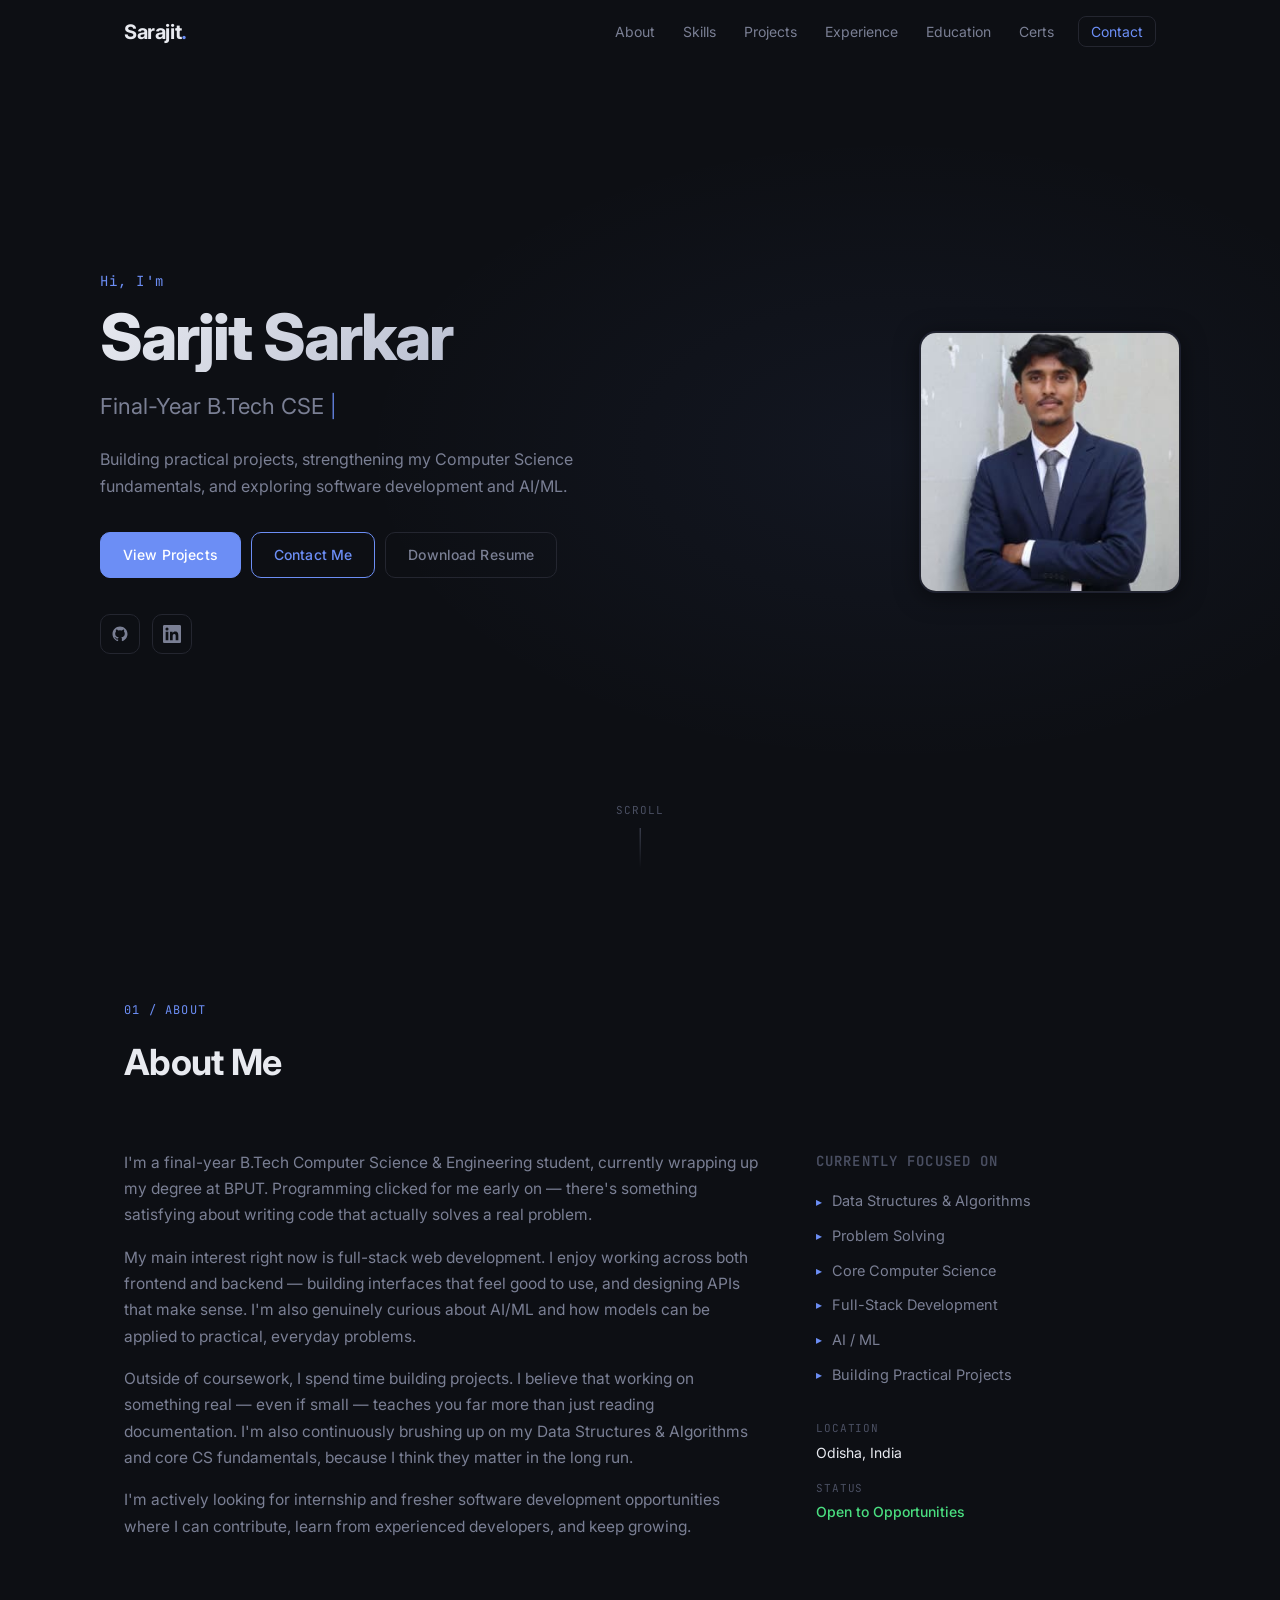
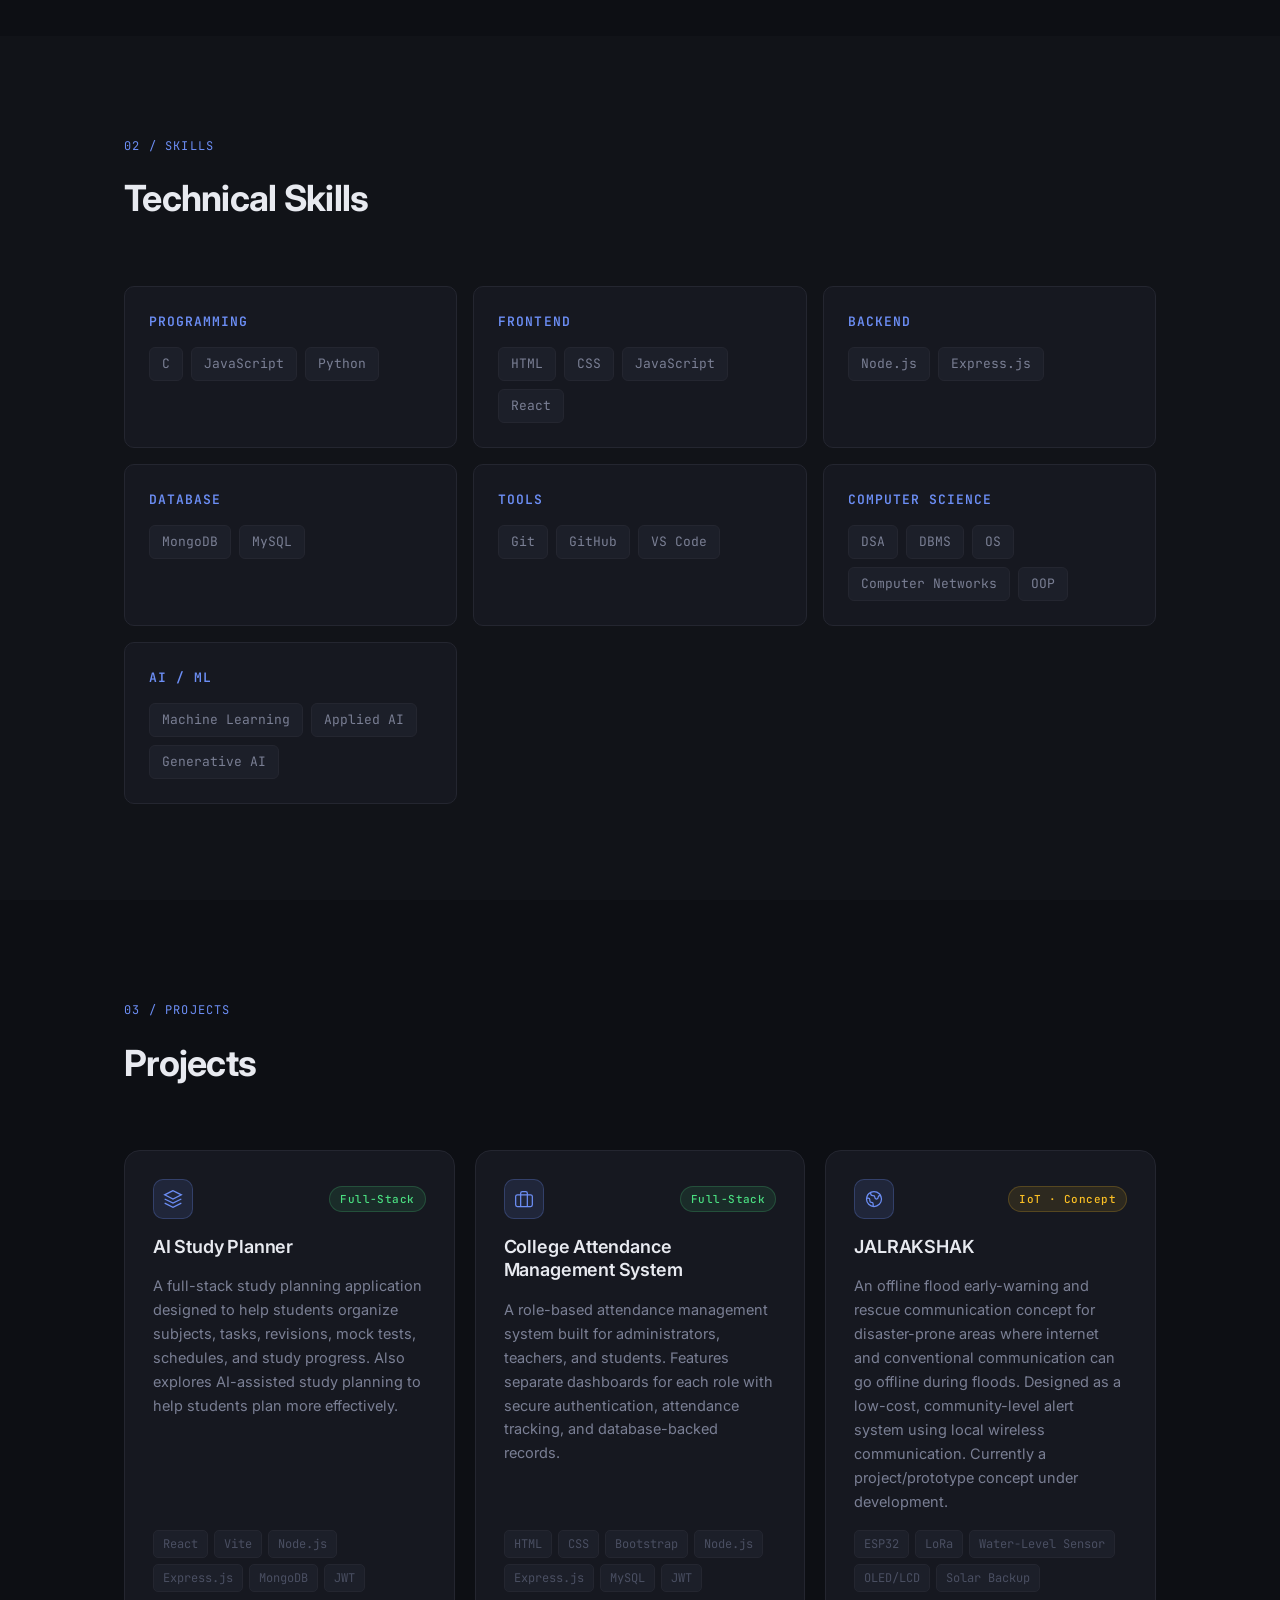
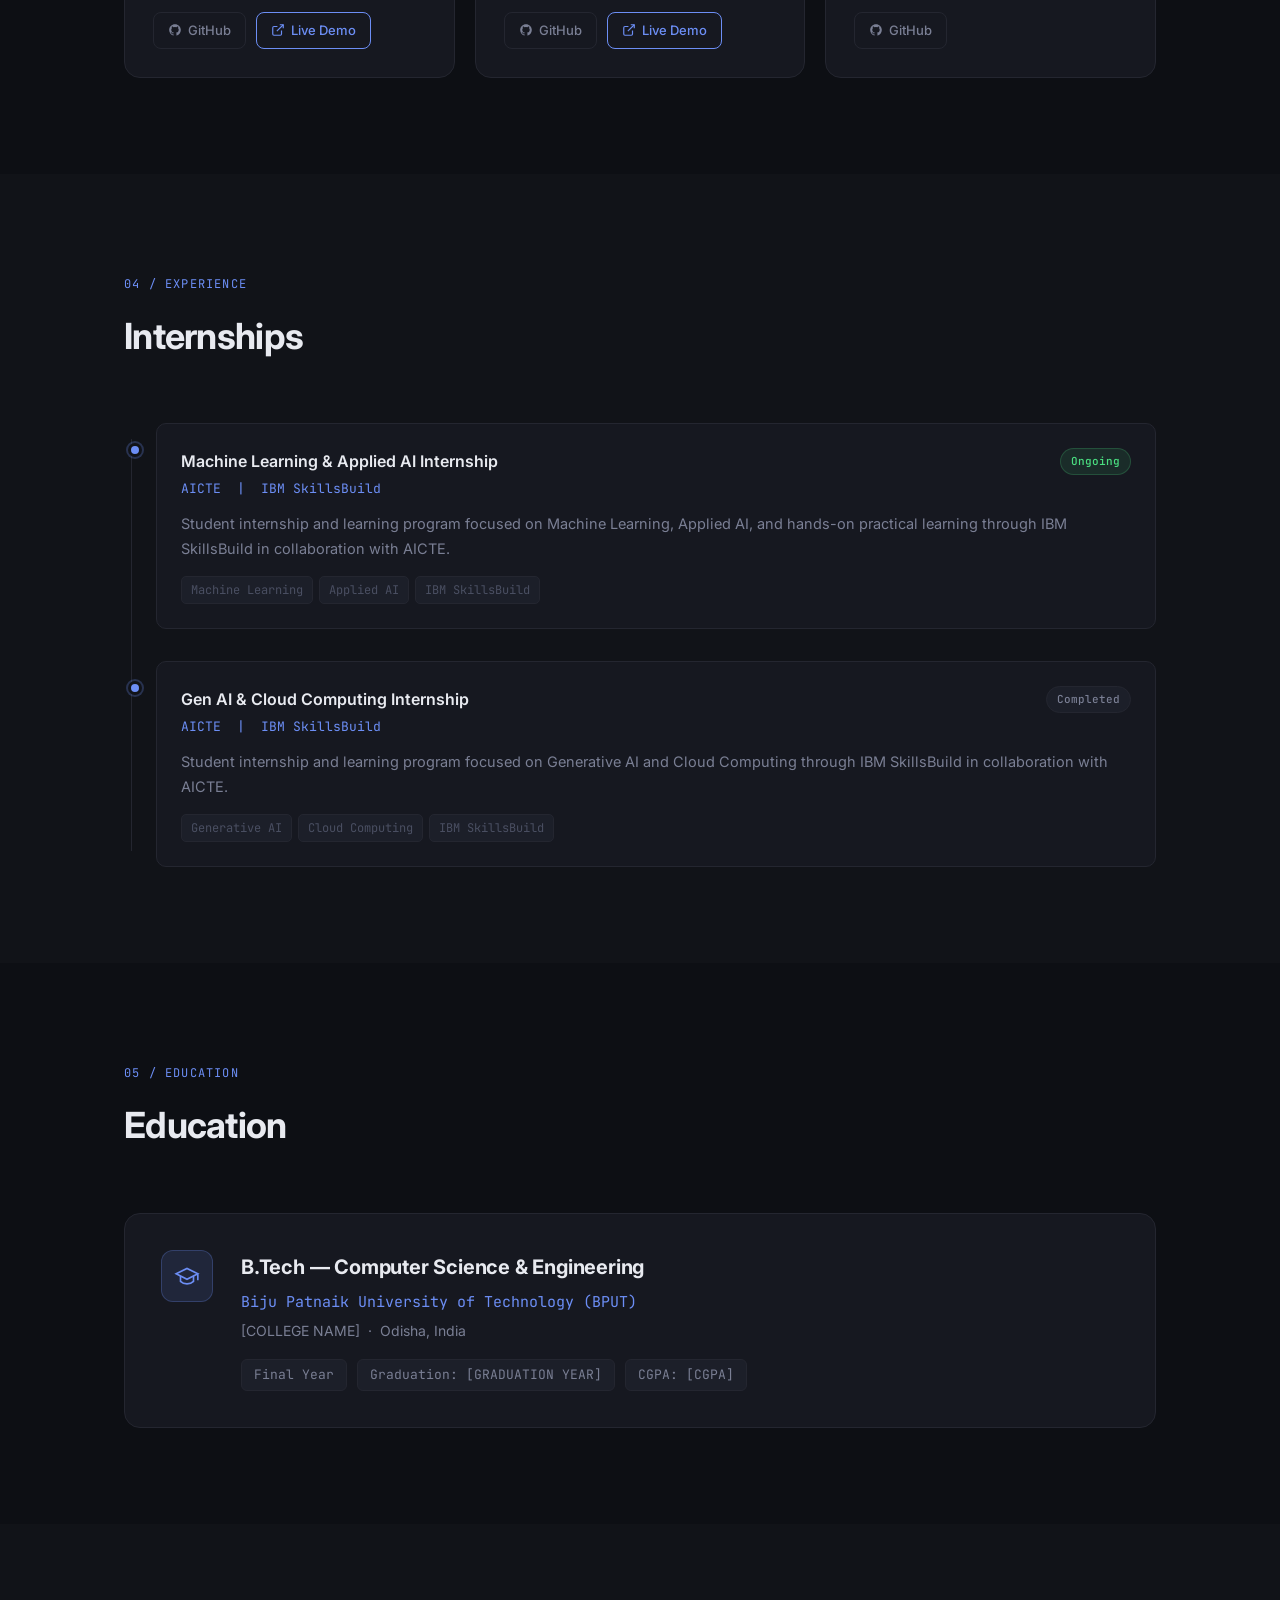
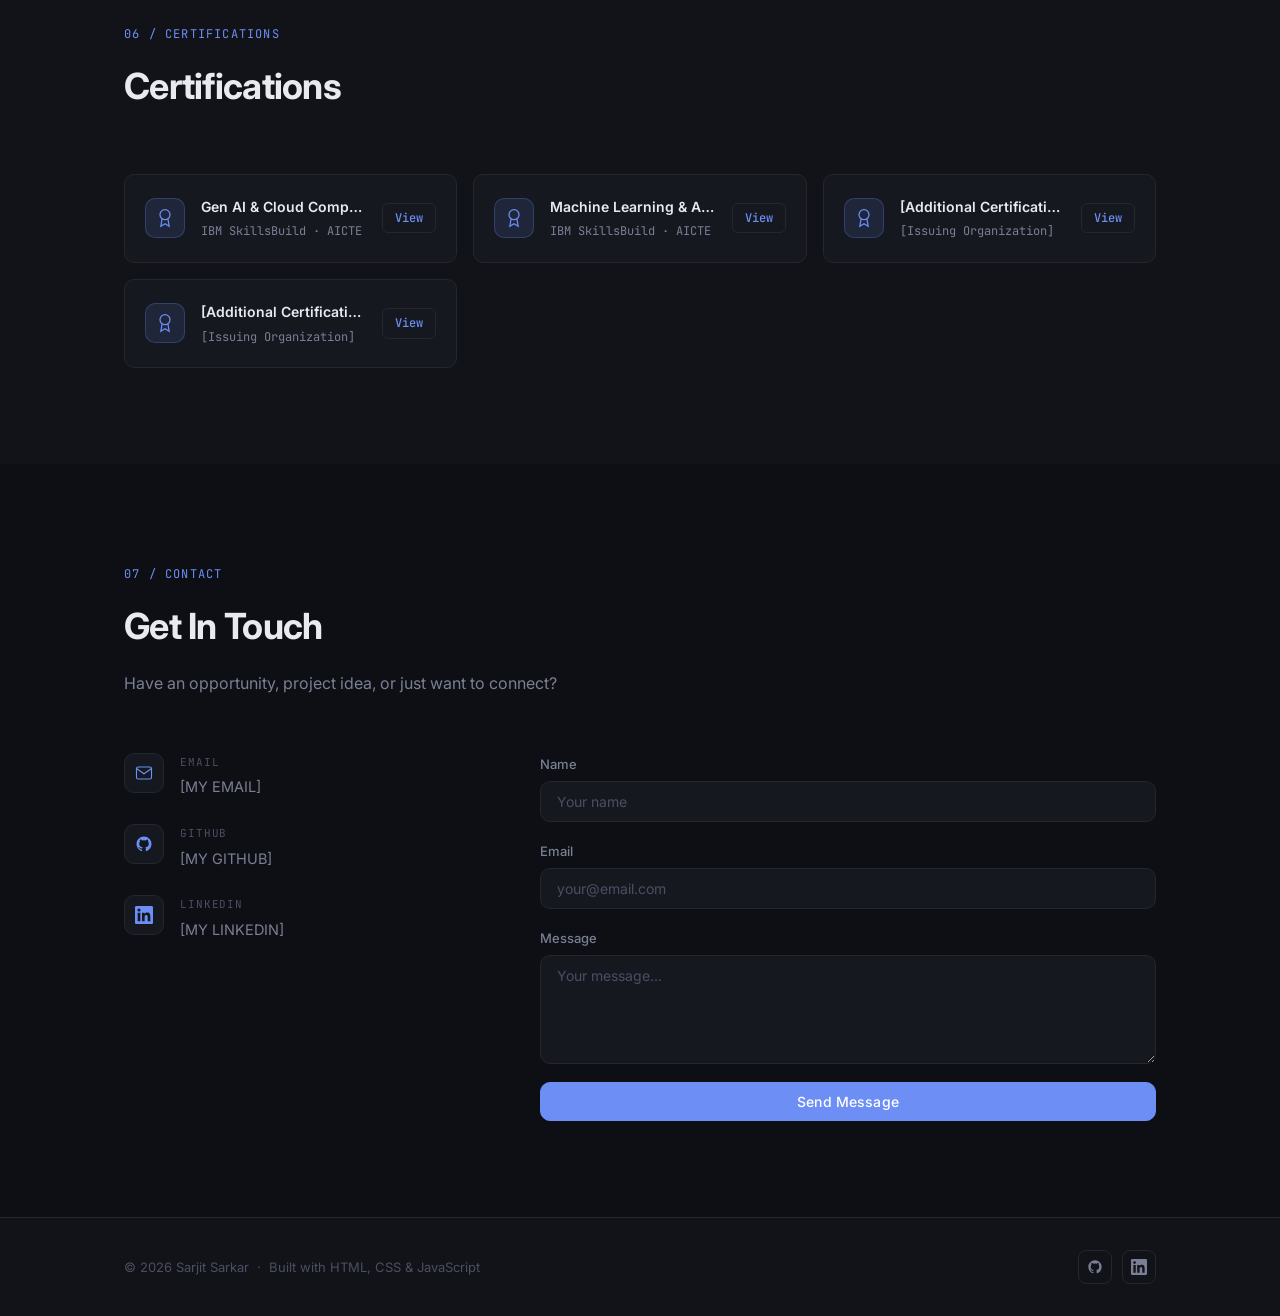
<file: portfolio/index.html>
<!DOCTYPE html>
<html lang="en">
<head>
  <meta charset="UTF-8" />
  <meta name="viewport" content="width=device-width, initial-scale=1.0" />
  <meta name="description" content="Sarjit Sarkar — Final-Year B.Tech CSE Student. Full-Stack Development, AI/ML, Software Development." />
  <title>Sarajit Sarkar | CSE Student & Developer</title>
  <link rel="stylesheet" href="style.css" />
  <link rel="preconnect" href="https://fonts.googleapis.com" />
  <link rel="preconnect" href="https://fonts.gstatic.com" crossorigin />
  <link href="https://fonts.googleapis.com/css2?family=Inter:wght@300;400;500;600;700&family=JetBrains+Mono:wght@400;500&display=swap" rel="stylesheet" />
</head>
<body>

  <!-- ═══════════════════════════════════════ NAV ═══════════════════════════════════════ -->
  <nav class="navbar" id="navbar">
    <div class="nav-container">
      <a href="#home" class="nav-logo">Sarajit<span class="accent">.</span></a>
      <ul class="nav-links" id="navLinks">
        <li><a href="#about">About</a></li>
        <li><a href="#skills">Skills</a></li>
        <li><a href="#projects">Projects</a></li>
        <li><a href="#experience">Experience</a></li>
        <li><a href="#education">Education</a></li>
        <li><a href="#certifications">Certs</a></li>
        <li><a href="#contact" class="nav-cta">Contact</a></li>
      </ul>
      <button class="hamburger" id="hamburger" aria-label="Toggle menu" aria-expanded="false">
        <span></span><span></span><span></span>
      </button>
    </div>
  </nav>

  <!-- ══════════════════════════════════════ HERO ══════════════════════════════════════ -->
  <section class="hero" id="home">
    <div class="hero-container">
      <div class="hero-text">
        <p class="hero-greeting reveal">Hi, I'm</p>
        <h1 class="hero-name reveal">Sarjit Sarkar</h1>
        <h2 class="hero-role reveal">
          <span id="typed-text"></span><span class="cursor">|</span>
        </h2>
        <p class="hero-desc reveal">
          Building practical projects, strengthening my Computer Science fundamentals,
          and exploring software development and AI/ML.
        </p>
        <div class="hero-buttons reveal">
          <a href="#projects" class="btn btn-primary">View Projects</a>
          <a href="#contact" class="btn btn-outline">Contact Me</a>
          <a href="assets/resume.pdf" class="btn btn-ghost" target="_blank" rel="noopener">
            Download Resume
          </a>
        </div>
        <div class="hero-socials reveal">
          <a href="[GITHUB LINK]" target="_blank" rel="noopener" aria-label="GitHub">
            <svg viewBox="0 0 24 24" fill="currentColor"><path d="M12 2C6.477 2 2 6.477 2 12c0 4.418 2.865 8.166 6.839 9.489.5.092.682-.217.682-.482 0-.237-.009-.868-.014-1.703-2.782.604-3.369-1.341-3.369-1.341-.454-1.155-1.11-1.462-1.11-1.462-.908-.62.069-.608.069-.608 1.003.07 1.531 1.03 1.531 1.03.892 1.529 2.341 1.087 2.91.832.092-.647.35-1.088.636-1.338-2.22-.253-4.555-1.11-4.555-4.943 0-1.091.39-1.984 1.029-2.683-.103-.253-.446-1.27.098-2.647 0 0 .84-.269 2.75 1.025A9.578 9.578 0 0 1 12 6.836a9.59 9.59 0 0 1 2.504.337c1.909-1.294 2.747-1.025 2.747-1.025.546 1.377.202 2.394.1 2.647.64.699 1.028 1.592 1.028 2.683 0 3.842-2.339 4.687-4.566 4.935.359.309.678.919.678 1.852 0 1.336-.012 2.415-.012 2.744 0 .267.18.578.688.48C19.138 20.163 22 16.418 22 12c0-5.523-4.477-10-10-10z"/></svg>
          </a>
          <a href="[LINKEDIN LINK]" target="_blank" rel="noopener" aria-label="LinkedIn">
            <svg viewBox="0 0 24 24" fill="currentColor"><path d="M20.447 20.452h-3.554v-5.569c0-1.328-.027-3.037-1.852-3.037-1.853 0-2.136 1.445-2.136 2.939v5.667H9.351V9h3.414v1.561h.046c.477-.9 1.637-1.85 3.37-1.85 3.601 0 4.267 2.37 4.267 5.455v6.286zM5.337 7.433a2.062 2.062 0 0 1-2.063-2.065 2.064 2.064 0 1 1 2.063 2.065zm1.782 13.019H3.555V9h3.564v11.452zM22.225 0H1.771C.792 0 0 .774 0 1.729v20.542C0 23.227.792 24 1.771 24h20.451C23.2 24 24 23.227 24 22.271V1.729C24 .774 23.2 0 22.222 0h.003z"/></svg>
          </a>
        </div>
      </div>
      <div class="hero-photo reveal">
        <div class="photo-wrapper">
          <img src="assets/profile.jpg" alt="Sarjit Sarkar" class="profile-img" onerror="this.style.display='none'; this.nextElementSibling.style.display='flex';" />
          <div class="photo-placeholder">
            <svg viewBox="0 0 24 24" fill="none" stroke="currentColor" stroke-width="1.5"><path d="M20 21v-2a4 4 0 0 0-4-4H8a4 4 0 0 0-4 4v2"/><circle cx="12" cy="7" r="4"/></svg>
            <span>Add Profile Photo</span>
          </div>
        </div>
      </div>
    </div>
    <div class="hero-scroll-hint">
      <span>Scroll</span>
      <div class="scroll-line"></div>
    </div>
  </section>

  <!-- ══════════════════════════════════════ ABOUT ══════════════════════════════════════ -->
  <section class="section" id="about">
    <div class="container">
      <div class="section-header reveal">
        <span class="section-tag">01 / About</span>
        <h2 class="section-title">About Me</h2>
      </div>
      <div class="about-grid">
        <div class="about-text reveal">
          <p>
            I'm a final-year B.Tech Computer Science &amp; Engineering student, currently wrapping up my degree at BPUT. 
            Programming clicked for me early on — there's something satisfying about writing code that actually solves a real problem.
          </p>
          <p>
            My main interest right now is full-stack web development. I enjoy working across both frontend and backend — building 
            interfaces that feel good to use, and designing APIs that make sense. I'm also genuinely curious about AI/ML 
            and how models can be applied to practical, everyday problems.
          </p>
          <p>
            Outside of coursework, I spend time building projects. I believe that working on something real — even if small — teaches 
            you far more than just reading documentation. I'm also continuously brushing up on my Data Structures &amp; Algorithms 
            and core CS fundamentals, because I think they matter in the long run.
          </p>
          <p>
            I'm actively looking for internship and fresher software development opportunities where I can contribute, learn from 
            experienced developers, and keep growing.
          </p>
        </div>
        <div class="about-focus reveal">
          <h3>Currently Focused On</h3>
          <ul class="focus-list">
            <li><span class="focus-icon">▸</span> Data Structures &amp; Algorithms</li>
            <li><span class="focus-icon">▸</span> Problem Solving</li>
            <li><span class="focus-icon">▸</span> Core Computer Science</li>
            <li><span class="focus-icon">▸</span> Full-Stack Development</li>
            <li><span class="focus-icon">▸</span> AI / ML</li>
            <li><span class="focus-icon">▸</span> Building Practical Projects</li>
          </ul>
          <div class="about-meta">
            <div class="meta-item">
              <span class="meta-label">Location</span>
              <span class="meta-value">Odisha, India</span>
            </div>
            <div class="meta-item">
              <span class="meta-label">Status</span>
              <span class="meta-value status-open">Open to Opportunities</span>
            </div>
          </div>
        </div>
      </div>
    </div>
  </section>

  <!-- ══════════════════════════════════════ SKILLS ══════════════════════════════════════ -->
  <section class="section section-alt" id="skills">
    <div class="container">
      <div class="section-header reveal">
        <span class="section-tag">02 / Skills</span>
        <h2 class="section-title">Technical Skills</h2>
      </div>
      <div class="skills-grid">
        <div class="skill-card reveal">
          <h3 class="skill-category">Programming</h3>
          <div class="skill-tags">
            <span>C</span><span>JavaScript</span><span>Python</span>
          </div>
        </div>
        <div class="skill-card reveal">
          <h3 class="skill-category">Frontend</h3>
          <div class="skill-tags">
            <span>HTML</span><span>CSS</span><span>JavaScript</span><span>React</span>
          </div>
        </div>
        <div class="skill-card reveal">
          <h3 class="skill-category">Backend</h3>
          <div class="skill-tags">
            <span>Node.js</span><span>Express.js</span>
          </div>
        </div>
        <div class="skill-card reveal">
          <h3 class="skill-category">Database</h3>
          <div class="skill-tags">
            <span>MongoDB</span><span>MySQL</span>
          </div>
        </div>
        <div class="skill-card reveal">
          <h3 class="skill-category">Tools</h3>
          <div class="skill-tags">
            <span>Git</span><span>GitHub</span><span>VS Code</span>
          </div>
        </div>
        <div class="skill-card reveal">
          <h3 class="skill-category">Computer Science</h3>
          <div class="skill-tags">
            <span>DSA</span><span>DBMS</span><span>OS</span><span>Computer Networks</span><span>OOP</span>
          </div>
        </div>
        <div class="skill-card reveal">
          <h3 class="skill-category">AI / ML</h3>
          <div class="skill-tags">
            <span>Machine Learning</span><span>Applied AI</span><span>Generative AI</span>
          </div>
        </div>
      </div>
    </div>
  </section>

  <!-- ══════════════════════════════════════ PROJECTS ══════════════════════════════════════ -->
  <section class="section" id="projects">
    <div class="container">
      <div class="section-header reveal">
        <span class="section-tag">03 / Projects</span>
        <h2 class="section-title">Projects</h2>
      </div>
      <div class="projects-grid">

        <!-- Project 1 -->
        <article class="project-card reveal">
          <div class="project-header">
            <div class="project-icon">
              <svg viewBox="0 0 24 24" fill="none" stroke="currentColor" stroke-width="1.5"><path d="M12 2L2 7l10 5 10-5-10-5zM2 17l10 5 10-5M2 12l10 5 10-5"/></svg>
            </div>
            <span class="project-status status-active">Full-Stack</span>
          </div>
          <h3 class="project-title">AI Study Planner</h3>
          <p class="project-desc">
            A full-stack study planning application designed to help students organize subjects, tasks, revisions, 
            mock tests, schedules, and study progress. Also explores AI-assisted study planning to help students 
            plan more effectively.
          </p>
          <div class="project-tech">
            <span>React</span><span>Vite</span><span>Node.js</span><span>Express.js</span><span>MongoDB</span><span>JWT</span>
          </div>
          <div class="project-links">
            <a href="https://github.com/sarajitsarkar/ai-planner" target="_blank" rel="noopener" class="project-link">
              <svg viewBox="0 0 24 24" fill="currentColor"><path d="M12 2C6.477 2 2 6.477 2 12c0 4.418 2.865 8.166 6.839 9.489.5.092.682-.217.682-.482 0-.237-.009-.868-.014-1.703-2.782.604-3.369-1.341-3.369-1.341-.454-1.155-1.11-1.462-1.11-1.462-.908-.62.069-.608.069-.608 1.003.07 1.531 1.03 1.531 1.03.892 1.529 2.341 1.087 2.91.832.092-.647.35-1.088.636-1.338-2.22-.253-4.555-1.11-4.555-4.943 0-1.091.39-1.984 1.029-2.683-.103-.253-.446-1.27.098-2.647 0 0 .84-.269 2.75 1.025A9.578 9.578 0 0 1 12 6.836a9.59 9.59 0 0 1 2.504.337c1.909-1.294 2.747-1.025 2.747-1.025.546 1.377.202 2.394.1 2.647.64.699 1.028 1.592 1.028 2.683 0 3.842-2.339 4.687-4.566 4.935.359.309.678.919.678 1.852 0 1.336-.012 2.415-.012 2.744 0 .267.18.578.688.48C19.138 20.163 22 16.418 22 12c0-5.523-4.477-10-10-10z"/></svg>
              GitHub
            </a>
            <a href="https://ai-planner-2-h4rr.onrender.com" target="_blank" rel="noopener" class="project-link project-link-demo">
              <svg viewBox="0 0 24 24" fill="none" stroke="currentColor" stroke-width="2"><path d="M18 13v6a2 2 0 0 1-2 2H5a2 2 0 0 1-2-2V8a2 2 0 0 1 2-2h6"/><polyline points="15 3 21 3 21 9"/><line x1="10" y1="14" x2="21" y2="3"/></svg>
              Live Demo
            </a>
          </div>
        </article>

        <!-- Project 2 -->
        <article class="project-card reveal">
          <div class="project-header">
            <div class="project-icon">
              <svg viewBox="0 0 24 24" fill="none" stroke="currentColor" stroke-width="1.5"><rect x="2" y="7" width="20" height="14" rx="2"/><path d="M16 21V5a2 2 0 0 0-2-2h-4a2 2 0 0 0-2 2v16"/></svg>
            </div>
            <span class="project-status status-active">Full-Stack</span>
          </div>
          <h3 class="project-title">College Attendance Management System</h3>
          <p class="project-desc">
            A role-based attendance management system built for administrators, teachers, and students. 
            Features separate dashboards for each role with secure authentication, attendance tracking, 
            and database-backed records.
          </p>
          <div class="project-tech">
            <span>HTML</span><span>CSS</span><span>Bootstrap</span><span>Node.js</span><span>Express.js</span><span>MySQL</span><span>JWT</span>
          </div>
          <div class="project-links">
            <a href="[PROJECT GITHUB LINK]" target="_blank" rel="noopener" class="project-link">
              <svg viewBox="0 0 24 24" fill="currentColor"><path d="M12 2C6.477 2 2 6.477 2 12c0 4.418 2.865 8.166 6.839 9.489.5.092.682-.217.682-.482 0-.237-.009-.868-.014-1.703-2.782.604-3.369-1.341-3.369-1.341-.454-1.155-1.11-1.462-1.11-1.462-.908-.62.069-.608.069-.608 1.003.07 1.531 1.03 1.531 1.03.892 1.529 2.341 1.087 2.91.832.092-.647.35-1.088.636-1.338-2.22-.253-4.555-1.11-4.555-4.943 0-1.091.39-1.984 1.029-2.683-.103-.253-.446-1.27.098-2.647 0 0 .84-.269 2.75 1.025A9.578 9.578 0 0 1 12 6.836a9.59 9.59 0 0 1 2.504.337c1.909-1.294 2.747-1.025 2.747-1.025.546 1.377.202 2.394.1 2.647.64.699 1.028 1.592 1.028 2.683 0 3.842-2.339 4.687-4.566 4.935.359.309.678.919.678 1.852 0 1.336-.012 2.415-.012 2.744 0 .267.18.578.688.48C19.138 20.163 22 16.418 22 12c0-5.523-4.477-10-10-10z"/></svg>
              GitHub
            </a>
            <a href="[PROJECT LIVE DEMO]" target="_blank" rel="noopener" class="project-link project-link-demo">
              <svg viewBox="0 0 24 24" fill="none" stroke="currentColor" stroke-width="2"><path d="M18 13v6a2 2 0 0 1-2 2H5a2 2 0 0 1-2-2V8a2 2 0 0 1 2-2h6"/><polyline points="15 3 21 3 21 9"/><line x1="10" y1="14" x2="21" y2="3"/></svg>
              Live Demo
            </a>
          </div>
        </article>

        <!-- Project 3 -->
        <article class="project-card reveal">
          <div class="project-header">
            <div class="project-icon">
              <svg viewBox="0 0 24 24" fill="none" stroke="currentColor" stroke-width="1.5"><path d="M3.055 11H5a2 2 0 0 1 2 2v1a2 2 0 0 0 2 2 2 2 0 0 1 2 2v2.945"/><path d="M8 3.935V5.5A2.5 2.5 0 0 0 10.5 8h.5a2 2 0 0 1 2 2 2 2 0 0 0 4 0 2 2 0 0 1 2-2h1.064"/><path d="M21 12a9 9 0 1 1-18 0 9 9 0 0 1 18 0z"/></svg>
            </div>
            <span class="project-status status-wip">IoT · Concept</span>
          </div>
          <h3 class="project-title">JALRAKSHAK</h3>
          <p class="project-desc">
            An offline flood early-warning and rescue communication concept for disaster-prone areas where 
            internet and conventional communication can go offline during floods. Designed as a low-cost, 
            community-level alert system using local wireless communication. Currently a project/prototype concept under development.
          </p>
          <div class="project-tech">
            <span>ESP32</span><span>LoRa</span><span>Water-Level Sensor</span><span>OLED/LCD</span><span>Solar Backup</span>
          </div>
          <div class="project-links">
            <a href="[PROJECT GITHUB LINK]" target="_blank" rel="noopener" class="project-link">
              <svg viewBox="0 0 24 24" fill="currentColor"><path d="M12 2C6.477 2 2 6.477 2 12c0 4.418 2.865 8.166 6.839 9.489.5.092.682-.217.682-.482 0-.237-.009-.868-.014-1.703-2.782.604-3.369-1.341-3.369-1.341-.454-1.155-1.11-1.462-1.11-1.462-.908-.62.069-.608.069-.608 1.003.07 1.531 1.03 1.531 1.03.892 1.529 2.341 1.087 2.91.832.092-.647.35-1.088.636-1.338-2.22-.253-4.555-1.11-4.555-4.943 0-1.091.39-1.984 1.029-2.683-.103-.253-.446-1.27.098-2.647 0 0 .84-.269 2.75 1.025A9.578 9.578 0 0 1 12 6.836a9.59 9.59 0 0 1 2.504.337c1.909-1.294 2.747-1.025 2.747-1.025.546 1.377.202 2.394.1 2.647.64.699 1.028 1.592 1.028 2.683 0 3.842-2.339 4.687-4.566 4.935.359.309.678.919.678 1.852 0 1.336-.012 2.415-.012 2.744 0 .267.18.578.688.48C19.138 20.163 22 16.418 22 12c0-5.523-4.477-10-10-10z"/></svg>
              GitHub
            </a>
          </div>
        </article>

      </div>
    </div>
  </section>

  <!-- ══════════════════════════════════════ EXPERIENCE ══════════════════════════════════════ -->
  <section class="section section-alt" id="experience">
    <div class="container">
      <div class="section-header reveal">
        <span class="section-tag">04 / Experience</span>
        <h2 class="section-title">Internships</h2>
      </div>
      <div class="timeline">

        <div class="timeline-item reveal">
          <div class="timeline-dot"></div>
          <div class="timeline-card">
            <div class="timeline-header">
              <div>
                <h3 class="timeline-title">Machine Learning &amp; Applied AI Internship</h3>
                <p class="timeline-org">AICTE &nbsp;|&nbsp; IBM SkillsBuild</p>
              </div>
              <span class="badge badge-current">Ongoing</span>
            </div>
            <p class="timeline-desc">
              Student internship and learning program focused on Machine Learning, Applied AI, and hands-on 
              practical learning through IBM SkillsBuild in collaboration with AICTE.
            </p>
            <div class="timeline-tags">
              <span>Machine Learning</span><span>Applied AI</span><span>IBM SkillsBuild</span>
            </div>
          </div>
        </div>

        <div class="timeline-item reveal">
          <div class="timeline-dot"></div>
          <div class="timeline-card">
            <div class="timeline-header">
              <div>
                <h3 class="timeline-title">Gen AI &amp; Cloud Computing Internship</h3>
                <p class="timeline-org">AICTE &nbsp;|&nbsp; IBM SkillsBuild</p>
              </div>
              <span class="badge badge-done">Completed</span>
            </div>
            <p class="timeline-desc">
              Student internship and learning program focused on Generative AI and Cloud Computing 
              through IBM SkillsBuild in collaboration with AICTE.
            </p>
            <div class="timeline-tags">
              <span>Generative AI</span><span>Cloud Computing</span><span>IBM SkillsBuild</span>
            </div>
          </div>
        </div>

      </div>
    </div>
  </section>

  <!-- ══════════════════════════════════════ EDUCATION ══════════════════════════════════════ -->
  <section class="section" id="education">
    <div class="container">
      <div class="section-header reveal">
        <span class="section-tag">05 / Education</span>
        <h2 class="section-title">Education</h2>
      </div>
      <div class="edu-card reveal">
        <div class="edu-icon">
          <svg viewBox="0 0 24 24" fill="none" stroke="currentColor" stroke-width="1.5"><path d="M22 10v6M2 10l10-5 10 5-10 5z"/><path d="M6 12v5c3 3 9 3 12 0v-5"/></svg>
        </div>
        <div class="edu-details">
          <h3 class="edu-degree">B.Tech — Computer Science &amp; Engineering</h3>
          <p class="edu-uni">Biju Patnaik University of Technology (BPUT)</p>
          <p class="edu-college">[COLLEGE NAME] &nbsp;·&nbsp; Odisha, India</p>
          <div class="edu-meta">
            <span>Final Year</span>
            <span>Graduation: [GRADUATION YEAR]</span>
            <span>CGPA: [CGPA]</span>
          </div>
        </div>
      </div>
    </div>
  </section>

  <!-- ══════════════════════════════════════ CERTIFICATIONS ══════════════════════════════════════ -->
  <section class="section section-alt" id="certifications">
    <div class="container">
      <div class="section-header reveal">
        <span class="section-tag">06 / Certifications</span>
        <h2 class="section-title">Certifications</h2>
      </div>
      <div class="cert-grid">
        <div class="cert-card reveal">
          <div class="cert-icon">
            <svg viewBox="0 0 24 24" fill="none" stroke="currentColor" stroke-width="1.5"><circle cx="12" cy="8" r="6"/><path d="M15.477 12.89L17 22l-5-3-5 3 1.523-9.11"/></svg>
          </div>
          <div class="cert-info">
            <h4>Gen AI &amp; Cloud Computing</h4>
            <p>IBM SkillsBuild · AICTE</p>
          </div>
          <a href="[CERTIFICATE LINK]" target="_blank" rel="noopener" class="cert-link">View</a>
        </div>
        <div class="cert-card reveal">
          <div class="cert-icon">
            <svg viewBox="0 0 24 24" fill="none" stroke="currentColor" stroke-width="1.5"><circle cx="12" cy="8" r="6"/><path d="M15.477 12.89L17 22l-5-3-5 3 1.523-9.11"/></svg>
          </div>
          <div class="cert-info">
            <h4>Machine Learning &amp; Applied AI</h4>
            <p>IBM SkillsBuild · AICTE</p>
          </div>
          <a href="[CERTIFICATE LINK]" target="_blank" rel="noopener" class="cert-link">View</a>
        </div>
        <div class="cert-card reveal">
          <div class="cert-icon">
            <svg viewBox="0 0 24 24" fill="none" stroke="currentColor" stroke-width="1.5"><circle cx="12" cy="8" r="6"/><path d="M15.477 12.89L17 22l-5-3-5 3 1.523-9.11"/></svg>
          </div>
          <div class="cert-info">
            <h4>[Additional Certification]</h4>
            <p>[Issuing Organization]</p>
          </div>
          <a href="[CERTIFICATE LINK]" target="_blank" rel="noopener" class="cert-link">View</a>
        </div>
        <div class="cert-card reveal">
          <div class="cert-icon">
            <svg viewBox="0 0 24 24" fill="none" stroke="currentColor" stroke-width="1.5"><circle cx="12" cy="8" r="6"/><path d="M15.477 12.89L17 22l-5-3-5 3 1.523-9.11"/></svg>
          </div>
          <div class="cert-info">
            <h4>[Additional Certification]</h4>
            <p>[Issuing Organization]</p>
          </div>
          <a href="[CERTIFICATE LINK]" target="_blank" rel="noopener" class="cert-link">View</a>
        </div>
      </div>
    </div>
  </section>

  <!-- ══════════════════════════════════════ CONTACT ══════════════════════════════════════ -->
  <section class="section" id="contact">
    <div class="container">
      <div class="section-header reveal">
        <span class="section-tag">07 / Contact</span>
        <h2 class="section-title">Get In Touch</h2>
        <p class="section-sub">Have an opportunity, project idea, or just want to connect?</p>
      </div>
      <div class="contact-grid">
        <div class="contact-info reveal">
          <div class="contact-item">
            <div class="contact-icon">
              <svg viewBox="0 0 24 24" fill="none" stroke="currentColor" stroke-width="1.5"><path d="M4 4h16c1.1 0 2 .9 2 2v12c0 1.1-.9 2-2 2H4c-1.1 0-2-.9-2-2V6c0-1.1.9-2 2-2z"/><polyline points="22,6 12,13 2,6"/></svg>
            </div>
            <div>
              <span class="contact-label">Email</span>
              <a href="mailto:[EMAIL]" class="contact-value">[MY EMAIL]</a>
            </div>
          </div>
          <div class="contact-item">
            <div class="contact-icon">
              <svg viewBox="0 0 24 24" fill="currentColor"><path d="M12 2C6.477 2 2 6.477 2 12c0 4.418 2.865 8.166 6.839 9.489.5.092.682-.217.682-.482 0-.237-.009-.868-.014-1.703-2.782.604-3.369-1.341-3.369-1.341-.454-1.155-1.11-1.462-1.11-1.462-.908-.62.069-.608.069-.608 1.003.07 1.531 1.03 1.531 1.03.892 1.529 2.341 1.087 2.91.832.092-.647.35-1.088.636-1.338-2.22-.253-4.555-1.11-4.555-4.943 0-1.091.39-1.984 1.029-2.683-.103-.253-.446-1.27.098-2.647 0 0 .84-.269 2.75 1.025A9.578 9.578 0 0 1 12 6.836a9.59 9.59 0 0 1 2.504.337c1.909-1.294 2.747-1.025 2.747-1.025.546 1.377.202 2.394.1 2.647.64.699 1.028 1.592 1.028 2.683 0 3.842-2.339 4.687-4.566 4.935.359.309.678.919.678 1.852 0 1.336-.012 2.415-.012 2.744 0 .267.18.578.688.48C19.138 20.163 22 16.418 22 12c0-5.523-4.477-10-10-10z"/></svg>
            </div>
            <div>
              <span class="contact-label">GitHub</span>
              <a href="[GITHUB LINK]" target="_blank" rel="noopener" class="contact-value">[MY GITHUB]</a>
            </div>
          </div>
          <div class="contact-item">
            <div class="contact-icon">
              <svg viewBox="0 0 24 24" fill="currentColor"><path d="M20.447 20.452h-3.554v-5.569c0-1.328-.027-3.037-1.852-3.037-1.853 0-2.136 1.445-2.136 2.939v5.667H9.351V9h3.414v1.561h.046c.477-.9 1.637-1.85 3.37-1.85 3.601 0 4.267 2.37 4.267 5.455v6.286zM5.337 7.433a2.062 2.062 0 0 1-2.063-2.065 2.064 2.064 0 1 1 2.063 2.065zm1.782 13.019H3.555V9h3.564v11.452zM22.225 0H1.771C.792 0 0 .774 0 1.729v20.542C0 23.227.792 24 1.771 24h20.451C23.2 24 24 23.227 24 22.271V1.729C24 .774 23.2 0 22.222 0h.003z"/></svg>
            </div>
            <div>
              <span class="contact-label">LinkedIn</span>
              <a href="[LINKEDIN LINK]" target="_blank" rel="noopener" class="contact-value">[MY LINKEDIN]</a>
            </div>
          </div>
        </div>
        <form class="contact-form reveal" action="mailto:[EMAIL]" method="post" enctype="text/plain">
          <div class="form-group">
            <label for="name">Name</label>
            <input type="text" id="name" name="name" placeholder="Your name" required />
          </div>
          <div class="form-group">
            <label for="email">Email</label>
            <input type="email" id="email" name="email" placeholder="your@email.com" required />
          </div>
          <div class="form-group">
            <label for="message">Message</label>
            <textarea id="message" name="message" rows="5" placeholder="Your message..." required></textarea>
          </div>
          <button type="submit" class="btn btn-primary btn-full">Send Message</button>
        </form>
      </div>
    </div>
  </section>

  <!-- ══════════════════════════════════════ FOOTER ══════════════════════════════════════ -->
  <footer class="footer">
    <div class="container">
      <div class="footer-inner">
        <p class="footer-copy">© 2026 Sarjit Sarkar &nbsp;·&nbsp; Built with HTML, CSS &amp; JavaScript</p>
        <div class="footer-socials">
          <a href="[GITHUB LINK]" target="_blank" rel="noopener" aria-label="GitHub">
            <svg viewBox="0 0 24 24" fill="currentColor"><path d="M12 2C6.477 2 2 6.477 2 12c0 4.418 2.865 8.166 6.839 9.489.5.092.682-.217.682-.482 0-.237-.009-.868-.014-1.703-2.782.604-3.369-1.341-3.369-1.341-.454-1.155-1.11-1.462-1.11-1.462-.908-.62.069-.608.069-.608 1.003.07 1.531 1.03 1.531 1.03.892 1.529 2.341 1.087 2.91.832.092-.647.35-1.088.636-1.338-2.22-.253-4.555-1.11-4.555-4.943 0-1.091.39-1.984 1.029-2.683-.103-.253-.446-1.27.098-2.647 0 0 .84-.269 2.75 1.025A9.578 9.578 0 0 1 12 6.836a9.59 9.59 0 0 1 2.504.337c1.909-1.294 2.747-1.025 2.747-1.025.546 1.377.202 2.394.1 2.647.64.699 1.028 1.592 1.028 2.683 0 3.842-2.339 4.687-4.566 4.935.359.309.678.919.678 1.852 0 1.336-.012 2.415-.012 2.744 0 .267.18.578.688.48C19.138 20.163 22 16.418 22 12c0-5.523-4.477-10-10-10z"/></svg>
          </a>
          <a href="[LINKEDIN LINK]" target="_blank" rel="noopener" aria-label="LinkedIn">
            <svg viewBox="0 0 24 24" fill="currentColor"><path d="M20.447 20.452h-3.554v-5.569c0-1.328-.027-3.037-1.852-3.037-1.853 0-2.136 1.445-2.136 2.939v5.667H9.351V9h3.414v1.561h.046c.477-.9 1.637-1.85 3.37-1.85 3.601 0 4.267 2.37 4.267 5.455v6.286zM5.337 7.433a2.062 2.062 0 0 1-2.063-2.065 2.064 2.064 0 1 1 2.063 2.065zm1.782 13.019H3.555V9h3.564v11.452zM22.225 0H1.771C.792 0 0 .774 0 1.729v20.542C0 23.227.792 24 1.771 24h20.451C23.2 24 24 23.227 24 22.271V1.729C24 .774 23.2 0 22.222 0h.003z"/></svg>
          </a>
        </div>
      </div>
    </div>
  </footer>

  <script src="script.js"></script>
</body>
</html>
</file>
<file: style.css>
/* ═══════════════════════════════════════════════════════════════
   SARJIT SARKAR — PORTFOLIO  |  style.css
   Aesthetic · Dark/Light · Responsive
   ═══════════════════════════════════════════════════════════════ */

/* ── Dark theme (default) ───────────────────────────────────────── */
:root {
  /* Backgrounds */
  --bg:          #0b0d12;
  --bg-alt:      #0f1117;
  --surface:     #141720;
  --surface-2:   #1a1d28;

  /* Borders */
  --border:      #22263a;
  --border-soft: #1c2035;

  /* Text */
  --text:        #eaedf5;
  --text-muted:  #7c82a0;
  --text-dim:    #464c68;

  /* Accent — soft violet-indigo */
  --accent:        #8b7cf8;
  --accent-2:      #c084fc;       /* rose-violet for gradients */
  --accent-dim:    rgba(139,124,248,.13);
  --accent-glow:   rgba(139,124,248,.28);

  /* Status */
  --green:       #34d399;
  --amber:       #fbbf24;
  --rose:        #f87171;

  /* Misc */
  --radius:      10px;
  --radius-lg:   16px;
  --shadow:      0 1px 3px rgba(0,0,0,.5), 0 4px 20px rgba(0,0,0,.3);
  --shadow-lg:   0 8px 32px rgba(0,0,0,.55);
  --mono:        'JetBrains Mono', 'Fira Code', monospace;
  --sans:        'Inter', -apple-system, 'Segoe UI', system-ui, sans-serif;
  --transition:  200ms cubic-bezier(.4,0,.2,1);
  --nav-h:       64px;
}

/* ── Light theme ────────────────────────────────────────────────── */
[data-theme="light"] {
  --bg:          #f8f7ff;
  --bg-alt:      #f1f0fa;
  --surface:     #ffffff;
  --surface-2:   #ede9fe;

  --border:      #ddd9f7;
  --border-soft: #e8e5fb;

  --text:        #1e1b38;
  --text-muted:  #5b5685;
  --text-dim:    #a097c8;

  --accent:        #7c3aed;
  --accent-2:      #a855f7;
  --accent-dim:    rgba(124,58,237,.1);
  --accent-glow:   rgba(124,58,237,.2);

  --green:       #059669;
  --amber:       #d97706;
  --rose:        #dc2626;

  --shadow:      0 1px 4px rgba(80,60,180,.08), 0 4px 20px rgba(80,60,180,.06);
  --shadow-lg:   0 8px 32px rgba(80,60,180,.12);
}

/* ── Reset ─────────────────────────────────────────────────────── */
*, *::before, *::after { box-sizing: border-box; margin: 0; padding: 0; }
html { scroll-behavior: smooth; scroll-padding-top: var(--nav-h); }
body {
  font-family: var(--sans);
  font-size: 15px;
  line-height: 1.7;
  background: var(--bg);
  color: var(--text);
  -webkit-font-smoothing: antialiased;
  overflow-x: hidden;
}
img { display: block; max-width: 100%; }
a { color: inherit; text-decoration: none; }
ul { list-style: none; }
button { cursor: pointer; font-family: inherit; }

/* ── Scrollbar ──────────────────────────────────────────────────── */
::-webkit-scrollbar { width: 6px; }
::-webkit-scrollbar-track { background: var(--bg); }
::-webkit-scrollbar-thumb { background: var(--border); border-radius: 3px; }

/* ── Layout helpers ─────────────────────────────────────────────── */
.container  { max-width: 1080px; margin: 0 auto; padding: 0 24px; }
.section    { padding: 96px 0; }
.section-alt { background: var(--bg-alt); }

/* ── Section header ─────────────────────────────────────────────── */
.section-header { margin-bottom: 56px; }
.section-tag {
  display: inline-block;
  font-family: var(--mono);
  font-size: 12px;
  letter-spacing: .1em;
  color: var(--accent);
  text-transform: uppercase;
  margin-bottom: 12px;
}
.section-title {
  font-size: clamp(26px, 4vw, 36px);
  font-weight: 700;
  letter-spacing: -.02em;
  color: var(--text);
}
.section-sub {
  margin-top: 12px;
  color: var(--text-muted);
  font-size: 16px;
}

/* ═══════════════════════════════════════════════════════════════
   BUTTONS
   ═══════════════════════════════════════════════════════════════ */
.btn {
  display: inline-flex;
  align-items: center;
  gap: 8px;
  padding: 10px 22px;
  border-radius: var(--radius);
  font-size: 14px;
  font-weight: 500;
  letter-spacing: .01em;
  transition: all var(--transition);
  border: 1px solid transparent;
  white-space: nowrap;
}
.btn-primary {
  background: var(--accent);
  color: #fff;
  border-color: var(--accent);
}
.btn-primary:hover { background: var(--accent-2); border-color: var(--accent-2); transform: translateY(-1px); }
.btn-outline {
  background: transparent;
  color: var(--accent);
  border-color: var(--accent);
}
.btn-outline:hover { background: var(--accent-dim); transform: translateY(-1px); }
.btn-ghost {
  background: transparent;
  color: var(--text-muted);
  border-color: var(--border);
}
.btn-ghost:hover { background: var(--surface); color: var(--text); transform: translateY(-1px); }
.btn-full { width: 100%; justify-content: center; }

/* ═══════════════════════════════════════════════════════════════
   NAVBAR
   ═══════════════════════════════════════════════════════════════ */
.navbar {
  position: fixed;
  top: 0; left: 0; right: 0;
  height: var(--nav-h);
  z-index: 100;
  transition: background var(--transition), box-shadow var(--transition);
}
.navbar.scrolled {
  background: rgba(11,13,18,.92);
  backdrop-filter: blur(20px);
  -webkit-backdrop-filter: blur(20px);
  box-shadow: 0 1px 0 var(--border);
}
[data-theme="light"] .navbar.scrolled {
  background: rgba(248,247,255,.88);
}
.nav-container {
  max-width: 1080px;
  margin: 0 auto;
  padding: 0 24px;
  height: 100%;
  display: flex;
  align-items: center;
  justify-content: space-between;
}
.nav-logo {
  font-size: 20px;
  font-weight: 700;
  letter-spacing: -.02em;
}
.nav-logo .accent { color: var(--accent); }
.nav-links {
  display: flex;
  align-items: center;
  gap: 4px;
}
.nav-links a {
  padding: 6px 12px;
  border-radius: 8px;
  font-size: 14px;
  color: var(--text-muted);
  transition: all var(--transition);
}
.nav-links a:hover, .nav-links a.active { color: var(--text); background: var(--surface); }
.nav-links .nav-cta {
  color: var(--accent);
  border: 1px solid var(--border);
  margin-left: 8px;
}
.nav-links .nav-cta:hover { background: var(--accent-dim); }

/* Hamburger */
.hamburger {
  display: none;
  flex-direction: column;
  gap: 5px;
  background: none;
  border: none;
  padding: 4px;
}
.hamburger span {
  display: block;
  width: 22px;
  height: 2px;
  background: var(--text);
  border-radius: 2px;
  transition: all var(--transition);
}
.hamburger.open span:nth-child(1) { transform: translateY(7px) rotate(45deg); }
.hamburger.open span:nth-child(2) { opacity: 0; }
.hamburger.open span:nth-child(3) { transform: translateY(-7px) rotate(-45deg); }

/* ── Theme toggle button ────────────────────────────────────────── */
.theme-toggle {
  display: flex;
  align-items: center;
  justify-content: center;
  width: 36px; height: 36px;
  border-radius: 50%;
  background: var(--surface);
  border: 1px solid var(--border);
  color: var(--text-muted);
  transition: all var(--transition);
  flex-shrink: 0;
  margin-left: 8px;
}
.theme-toggle:hover {
  border-color: var(--accent);
  color: var(--accent);
  background: var(--accent-dim);
}
.theme-toggle svg { width: 16px; height: 16px; }
/* Show/hide correct icon per theme */
.theme-toggle .icon-moon { display: block; }
.theme-toggle .icon-sun  { display: none; }
[data-theme="light"] .theme-toggle .icon-moon { display: none; }
[data-theme="light"] .theme-toggle .icon-sun  { display: block; }

/* ═══════════════════════════════════════════════════════════════
   HERO
   ═══════════════════════════════════════════════════════════════ */
.hero {
  min-height: 100vh;
  display: flex;
  flex-direction: column;
  justify-content: center;
  padding: calc(var(--nav-h) + 40px) 24px 80px;
  position: relative;
  background:
    radial-gradient(ellipse 70% 55% at 75% 45%, rgba(139,124,248,.09) 0%, transparent 65%),
    radial-gradient(ellipse 40% 40% at 20% 80%, rgba(192,132,252,.05) 0%, transparent 60%),
    var(--bg);
}
[data-theme="light"] .hero {
  background:
    radial-gradient(ellipse 70% 55% at 75% 45%, rgba(124,58,237,.07) 0%, transparent 65%),
    radial-gradient(ellipse 40% 40% at 20% 80%, rgba(168,85,247,.05) 0%, transparent 60%),
    var(--bg);
}
.hero-container {
  max-width: 1080px;
  margin: 0 auto;
  width: 100%;
  display: flex;
  align-items: center;
  justify-content: space-between;
  gap: 64px;
}
.hero-text { flex: 1; max-width: 600px; }
.hero-greeting {
  font-family: var(--mono);
  font-size: 14px;
  color: var(--accent);
  margin-bottom: 8px;
  letter-spacing: .08em;
}
.hero-name {
  font-size: clamp(36px, 6vw, 64px);
  font-weight: 800;
  letter-spacing: -.03em;
  line-height: 1.1;
  margin-bottom: 16px;
  background: linear-gradient(135deg, var(--text) 10%, var(--accent) 65%, var(--accent-2) 100%);
  -webkit-background-clip: text;
  -webkit-text-fill-color: transparent;
  background-clip: text;
}
.hero-role {
  font-size: clamp(17px, 2.5vw, 22px);
  font-weight: 400;
  color: var(--text-muted);
  margin-bottom: 20px;
  min-height: 1.6em;
}
.cursor {
  display: inline-block;
  color: var(--accent);
  animation: blink .7s step-end infinite;
  font-weight: 300;
}
@keyframes blink { 0%,100% { opacity: 1; } 50% { opacity: 0; } }
.hero-desc {
  font-size: 16px;
  color: var(--text-muted);
  line-height: 1.7;
  margin-bottom: 32px;
  max-width: 520px;
}
.hero-buttons {
  display: flex;
  flex-wrap: wrap;
  gap: 10px;
  margin-bottom: 36px;
}
.hero-socials {
  display: flex;
  gap: 12px;
}
.hero-socials a {
  display: flex;
  align-items: center;
  justify-content: center;
  width: 40px; height: 40px;
  border-radius: 10px;
  border: 1px solid var(--border);
  color: var(--text-muted);
  transition: all var(--transition);
}
.hero-socials a svg { width: 18px; height: 18px; }
.hero-socials a:hover { border-color: var(--accent); color: var(--accent); background: var(--accent-dim); }

/* Photo */
.hero-photo { flex-shrink: 0; }
.photo-wrapper {
  width: 260px; height: 260px;
  border-radius: var(--radius-lg);
  border: 1px solid var(--border);
  overflow: hidden;
  position: relative;
  background: var(--surface);
  animation: float 4s ease-in-out infinite;
  box-shadow: 0 0 0 1px var(--border-soft), 0 0 40px var(--accent-glow), var(--shadow-lg);
}
@keyframes float {
  0%, 100% { transform: translateY(0); }
  50%       { transform: translateY(-10px); }
}
.profile-img { width: 100%; height: 100%; object-fit: cover; }
.photo-placeholder {
  display: none;
  flex-direction: column;
  align-items: center;
  justify-content: center;
  gap: 10px;
  width: 100%; height: 100%;
  color: var(--text-dim);
}
.photo-placeholder svg { width: 48px; height: 48px; }
.photo-placeholder span { font-size: 12px; font-family: var(--mono); }

/* Scroll hint */
.hero-scroll-hint {
  position: absolute;
  bottom: 32px;
  left: 50%;
  transform: translateX(-50%);
  display: flex;
  flex-direction: column;
  align-items: center;
  gap: 8px;
  color: var(--text-dim);
  font-size: 11px;
  font-family: var(--mono);
  letter-spacing: .1em;
  text-transform: uppercase;
}
.scroll-line {
  width: 1px;
  height: 40px;
  background: linear-gradient(to bottom, var(--text-dim), transparent);
  animation: scrollPulse 1.8s ease-in-out infinite;
}
@keyframes scrollPulse {
  0%, 100% { opacity: .3; height: 40px; }
  50%       { opacity: .9; height: 52px; }
}

/* ═══════════════════════════════════════════════════════════════
   ABOUT
   ═══════════════════════════════════════════════════════════════ */
.about-grid {
  display: grid;
  grid-template-columns: 1fr 340px;
  gap: 56px;
  align-items: start;
}
.about-text p {
  color: var(--text-muted);
  margin-bottom: 16px;
  font-size: 15.5px;
}
.about-text p:last-child { margin-bottom: 0; }
.about-focus h3 {
  font-size: 14px;
  font-weight: 600;
  text-transform: uppercase;
  letter-spacing: .08em;
  color: var(--text-dim);
  margin-bottom: 16px;
  font-family: var(--mono);
}
.focus-list { display: flex; flex-direction: column; gap: 10px; margin-bottom: 32px; }
.focus-list li {
  display: flex;
  align-items: center;
  gap: 10px;
  color: var(--text-muted);
  font-size: 14.5px;
}
.focus-icon { color: var(--accent); font-size: 12px; flex-shrink: 0; }
.about-meta { display: flex; flex-direction: column; gap: 14px; }
.meta-item { display: flex; flex-direction: column; gap: 3px; }
.meta-label { font-size: 11px; text-transform: uppercase; letter-spacing: .08em; color: var(--text-dim); font-family: var(--mono); }
.meta-value { font-size: 14px; color: var(--text); }
.status-open { color: var(--green); font-weight: 500; }

/* ═══════════════════════════════════════════════════════════════
   SKILLS
   ═══════════════════════════════════════════════════════════════ */
.skills-grid {
  display: grid;
  grid-template-columns: repeat(auto-fill, minmax(280px, 1fr));
  gap: 16px;
}
.skill-card {
  background: var(--surface);
  border: 1px solid var(--border);
  border-radius: var(--radius);
  padding: 24px;
  transition: border-color var(--transition), transform var(--transition);
}
.skill-card:hover {
  border-color: var(--accent);
  transform: translateY(-2px);
}
.skill-category {
  font-size: 13px;
  font-weight: 600;
  text-transform: uppercase;
  letter-spacing: .08em;
  color: var(--accent);
  font-family: var(--mono);
  margin-bottom: 14px;
}
.skill-tags { display: flex; flex-wrap: wrap; gap: 8px; }
.skill-tags span {
  padding: 5px 12px;
  border-radius: 6px;
  font-size: 13px;
  background: var(--surface-2);
  color: var(--text-muted);
  border: 1px solid var(--border);
  font-family: var(--mono);
  transition: all var(--transition);
}
.skill-card:hover .skill-tags span {
  border-color: var(--accent);
  color: var(--text);
}

/* ═══════════════════════════════════════════════════════════════
   PROJECTS
   ═══════════════════════════════════════════════════════════════ */
.projects-grid {
  display: grid;
  grid-template-columns: repeat(auto-fill, minmax(320px, 1fr));
  gap: 20px;
}
.project-card {
  background: var(--surface);
  border: 1px solid var(--border);
  border-radius: var(--radius-lg);
  padding: 28px;
  display: flex;
  flex-direction: column;
  gap: 16px;
  transition: border-color var(--transition), transform var(--transition), box-shadow var(--transition);
}
.project-card:hover {
  border-color: var(--accent);
  transform: translateY(-4px);
  box-shadow: 0 8px 32px rgba(108,142,245,.12);
}
.project-header {
  display: flex;
  align-items: center;
  justify-content: space-between;
}
.project-icon {
  width: 40px; height: 40px;
  border-radius: 10px;
  background: var(--accent-dim);
  border: 1px solid var(--accent-glow);
  display: flex;
  align-items: center;
  justify-content: center;
  color: var(--accent);
}
.project-icon svg { width: 20px; height: 20px; }
.project-status {
  font-family: var(--mono);
  font-size: 11px;
  padding: 3px 10px;
  border-radius: 20px;
  font-weight: 500;
  letter-spacing: .04em;
}
.status-active { background: rgba(74,222,128,.1); color: var(--green); border: 1px solid rgba(74,222,128,.2); }
.status-wip    { background: rgba(251,191,36,.1);  color: var(--amber); border: 1px solid rgba(251,191,36,.2); }
.project-title {
  font-size: 18px;
  font-weight: 600;
  letter-spacing: -.01em;
  line-height: 1.3;
}
.project-desc {
  color: var(--text-muted);
  font-size: 14.5px;
  line-height: 1.65;
  flex: 1;
}
.project-tech {
  display: flex;
  flex-wrap: wrap;
  gap: 6px;
}
.project-tech span {
  padding: 3px 9px;
  border-radius: 5px;
  font-size: 12px;
  font-family: var(--mono);
  background: var(--surface-2);
  color: var(--text-dim);
  border: 1px solid var(--border);
}
.project-links { display: flex; gap: 10px; margin-top: 4px; }
.project-link {
  display: inline-flex;
  align-items: center;
  gap: 6px;
  font-size: 13px;
  font-weight: 500;
  color: var(--text-muted);
  border: 1px solid var(--border);
  padding: 6px 14px;
  border-radius: 8px;
  transition: all var(--transition);
}
.project-link svg { width: 14px; height: 14px; flex-shrink: 0; }
.project-link:hover { color: var(--text); border-color: var(--accent); background: var(--accent-dim); }
.project-link-demo { color: var(--accent); border-color: var(--accent); }
.project-link-demo:hover { background: var(--accent-dim); }

/* ═══════════════════════════════════════════════════════════════
   TIMELINE  (Experience)
   ═══════════════════════════════════════════════════════════════ */
.timeline {
  display: flex;
  flex-direction: column;
  gap: 0;
  position: relative;
  padding-left: 32px;
}
.timeline::before {
  content: '';
  position: absolute;
  left: 7px;
  top: 16px;
  bottom: 16px;
  width: 1px;
  background: var(--border);
}
.timeline-item {
  position: relative;
  padding-bottom: 32px;
}
.timeline-item:last-child { padding-bottom: 0; }
.timeline-dot {
  position: absolute;
  left: -28px;
  top: 20px;
  width: 14px; height: 14px;
  border-radius: 50%;
  background: var(--accent);
  border: 3px solid var(--bg-alt);
  box-shadow: 0 0 0 2px var(--accent-glow);
}
.timeline-card {
  background: var(--surface);
  border: 1px solid var(--border);
  border-radius: var(--radius);
  padding: 24px;
  transition: border-color var(--transition);
}
.timeline-card:hover { border-color: var(--accent); }
.timeline-header {
  display: flex;
  align-items: flex-start;
  justify-content: space-between;
  gap: 12px;
  margin-bottom: 12px;
}
.timeline-title { font-size: 16px; font-weight: 600; margin-bottom: 3px; }
.timeline-org { font-size: 13px; color: var(--accent); font-family: var(--mono); }
.badge {
  flex-shrink: 0;
  font-family: var(--mono);
  font-size: 11px;
  padding: 3px 10px;
  border-radius: 20px;
  font-weight: 500;
}
.badge-current { background: rgba(74,222,128,.1); color: var(--green); border: 1px solid rgba(74,222,128,.2); }
.badge-done    { background: var(--surface-2); color: var(--text-muted); border: 1px solid var(--border); }
.timeline-desc { color: var(--text-muted); font-size: 14.5px; margin-bottom: 14px; }
.timeline-tags { display: flex; flex-wrap: wrap; gap: 6px; }
.timeline-tags span {
  padding: 3px 9px;
  border-radius: 5px;
  font-size: 12px;
  font-family: var(--mono);
  background: var(--surface-2);
  color: var(--text-dim);
  border: 1px solid var(--border);
}

/* ═══════════════════════════════════════════════════════════════
   EDUCATION
   ═══════════════════════════════════════════════════════════════ */
.edu-card {
  background: var(--surface);
  border: 1px solid var(--border);
  border-radius: var(--radius-lg);
  padding: 36px;
  display: flex;
  align-items: flex-start;
  gap: 28px;
  transition: border-color var(--transition);
}
.edu-card:hover { border-color: var(--accent); }
.edu-icon {
  flex-shrink: 0;
  width: 52px; height: 52px;
  border-radius: 12px;
  background: var(--accent-dim);
  border: 1px solid var(--accent-glow);
  display: flex;
  align-items: center;
  justify-content: center;
  color: var(--accent);
}
.edu-icon svg { width: 26px; height: 26px; }
.edu-degree { font-size: 20px; font-weight: 700; letter-spacing: -.01em; margin-bottom: 6px; }
.edu-uni    { font-size: 15px; color: var(--accent); font-family: var(--mono); margin-bottom: 4px; }
.edu-college { font-size: 14px; color: var(--text-muted); margin-bottom: 16px; }
.edu-meta { display: flex; flex-wrap: wrap; gap: 10px; }
.edu-meta span {
  padding: 4px 12px;
  border-radius: 6px;
  font-size: 13px;
  font-family: var(--mono);
  background: var(--surface-2);
  color: var(--text-muted);
  border: 1px solid var(--border);
}

/* ═══════════════════════════════════════════════════════════════
   CERTIFICATIONS
   ═══════════════════════════════════════════════════════════════ */
.cert-grid {
  display: grid;
  grid-template-columns: repeat(auto-fill, minmax(280px, 1fr));
  gap: 16px;
}
.cert-card {
  background: var(--surface);
  border: 1px solid var(--border);
  border-radius: var(--radius);
  padding: 20px;
  display: flex;
  align-items: center;
  gap: 16px;
  transition: border-color var(--transition), transform var(--transition);
}
.cert-card:hover { border-color: var(--accent); transform: translateY(-2px); }
.cert-icon {
  flex-shrink: 0;
  width: 40px; height: 40px;
  border-radius: 10px;
  background: var(--accent-dim);
  border: 1px solid var(--accent-glow);
  display: flex;
  align-items: center;
  justify-content: center;
  color: var(--accent);
}
.cert-icon svg { width: 20px; height: 20px; }
.cert-info { flex: 1; min-width: 0; }
.cert-info h4 { font-size: 14px; font-weight: 600; margin-bottom: 3px; white-space: nowrap; overflow: hidden; text-overflow: ellipsis; }
.cert-info p  { font-size: 12px; color: var(--text-muted); font-family: var(--mono); }
.cert-link {
  flex-shrink: 0;
  font-size: 12px;
  font-weight: 500;
  color: var(--accent);
  border: 1px solid var(--border);
  padding: 4px 12px;
  border-radius: 6px;
  transition: all var(--transition);
  font-family: var(--mono);
}
.cert-link:hover { background: var(--accent-dim); border-color: var(--accent); }

/* ═══════════════════════════════════════════════════════════════
   CONTACT
   ═══════════════════════════════════════════════════════════════ */
.contact-grid {
  display: grid;
  grid-template-columns: 360px 1fr;
  gap: 56px;
  align-items: start;
}
.contact-info { display: flex; flex-direction: column; gap: 24px; }
.contact-item {
  display: flex;
  align-items: flex-start;
  gap: 16px;
}
.contact-icon {
  flex-shrink: 0;
  width: 40px; height: 40px;
  border-radius: 10px;
  background: var(--surface);
  border: 1px solid var(--border);
  display: flex;
  align-items: center;
  justify-content: center;
  color: var(--accent);
}
.contact-icon svg { width: 18px; height: 18px; }
.contact-label { display: block; font-size: 11px; text-transform: uppercase; letter-spacing: .08em; color: var(--text-dim); font-family: var(--mono); margin-bottom: 3px; }
.contact-value { font-size: 14.5px; color: var(--text-muted); transition: color var(--transition); }
.contact-value:hover { color: var(--accent); }

/* Contact form */
.contact-form { display: flex; flex-direction: column; gap: 18px; }
.form-group { display: flex; flex-direction: column; gap: 6px; }
.form-group label { font-size: 13px; color: var(--text-muted); font-weight: 500; }
.form-group input,
.form-group textarea {
  background: var(--surface);
  border: 1px solid var(--border);
  border-radius: var(--radius);
  padding: 11px 16px;
  color: var(--text);
  font-family: var(--sans);
  font-size: 14px;
  transition: border-color var(--transition), box-shadow var(--transition);
  outline: none;
  resize: vertical;
}
.form-group input::placeholder,
.form-group textarea::placeholder { color: var(--text-dim); }
.form-group input:focus,
.form-group textarea:focus {
  border-color: var(--accent);
  box-shadow: 0 0 0 3px var(--accent-glow);
}

/* ═══════════════════════════════════════════════════════════════
   FOOTER
   ═══════════════════════════════════════════════════════════════ */
.footer {
  padding: 32px 0;
  border-top: 1px solid var(--border);
  background: var(--bg-alt);
}
.footer-inner {
  display: flex;
  align-items: center;
  justify-content: space-between;
  gap: 16px;
  flex-wrap: wrap;
}
.footer-copy { font-size: 13px; color: var(--text-dim); }
.footer-socials { display: flex; gap: 10px; }
.footer-socials a {
  display: flex;
  align-items: center;
  justify-content: center;
  width: 34px; height: 34px;
  border-radius: 8px;
  border: 1px solid var(--border);
  color: var(--text-muted);
  transition: all var(--transition);
}
.footer-socials a svg { width: 16px; height: 16px; }
.footer-socials a:hover { border-color: var(--accent); color: var(--accent); background: var(--accent-dim); }

/* ═══════════════════════════════════════════════════════════════
   SCROLL REVEAL
   ═══════════════════════════════════════════════════════════════ */
.reveal {
  opacity: 0;
  transform: translateY(24px);
  transition: opacity .55s cubic-bezier(.4,0,.2,1), transform .55s cubic-bezier(.4,0,.2,1);
}
.reveal.visible {
  opacity: 1;
  transform: translateY(0);
}

/* ═══════════════════════════════════════════════════════════════
   RESPONSIVE
   ═══════════════════════════════════════════════════════════════ */

/* Tablet */
@media (max-width: 900px) {
  .section { padding: 72px 0; }

  .hero-container { flex-direction: column-reverse; align-items: flex-start; gap: 40px; }
  .hero-photo { align-self: center; }
  .photo-wrapper { width: 200px; height: 200px; }

  .about-grid { grid-template-columns: 1fr; gap: 40px; }

  .contact-grid { grid-template-columns: 1fr; gap: 40px; }
}

/* Mobile */
@media (max-width: 640px) {
  :root { --nav-h: 58px; }
  .section { padding: 60px 0; }
  .container { padding: 0 16px; }

  .nav-links {
    display: none;
    position: fixed;
    top: var(--nav-h);
    left: 0; right: 0;
    background: rgba(13,15,20,.97);
    backdrop-filter: blur(20px);
    -webkit-backdrop-filter: blur(20px);
    flex-direction: column;
    padding: 20px 24px 28px;
    gap: 4px;
    border-bottom: 1px solid var(--border);
  }
  .nav-links.open { display: flex; }
  .nav-links a { padding: 11px 14px; font-size: 15px; border-radius: 8px; }
  .nav-links .nav-cta { margin-left: 0; margin-top: 8px; text-align: center; }
  .hamburger { display: flex; }

  .hero { padding: calc(var(--nav-h) + 28px) 16px 60px; }
  .hero-container { gap: 28px; }
  .photo-wrapper { width: 160px; height: 160px; }
  .hero-buttons { flex-direction: column; }
  .hero-buttons .btn { width: 100%; justify-content: center; }
  .hero-scroll-hint { display: none; }

  .projects-grid { grid-template-columns: 1fr; }
  .skills-grid    { grid-template-columns: 1fr; }
  .cert-grid      { grid-template-columns: 1fr; }

  .edu-card { flex-direction: column; gap: 20px; padding: 24px; }
  .edu-meta { flex-direction: column; }

  .footer-inner { flex-direction: column; align-items: center; text-align: center; }

  .timeline { padding-left: 24px; }
}
</file>
<file: portfolio/style.css>
/* ═══════════════════════════════════════════════════════════════
   SARAJIT SARKAR — PORTFOLIO  |  style.css
   Dark-first · Modern · Minimal · Responsive
   ═══════════════════════════════════════════════════════════════ */

/* ── Variables ─────────────────────────────────────────────────── */
:root {
  --bg:          #0d0f14;
  --bg-alt:      #111318;
  --surface:     #161820;
  --surface-2:   #1c1f29;
  --border:      #242630;
  --border-soft: #1e2130;
  --text:        #e8eaf0;
  --text-muted:  #7a7f94;
  --text-dim:    #4a4f62;
  --accent:      #6c8ef5;
  --accent-dim:  rgba(108, 142, 245, 0.12);
  --accent-glow: rgba(108, 142, 245, 0.25);
  --green:       #4ade80;
  --amber:       #fbbf24;
  --radius:      10px;
  --radius-lg:   16px;
  --shadow:      0 1px 3px rgba(0,0,0,.4), 0 4px 16px rgba(0,0,0,.25);
  --shadow-lg:   0 4px 24px rgba(0,0,0,.5);
  --mono:        'JetBrains Mono', 'Fira Code', monospace;
  --sans:        'Inter', -apple-system, 'Segoe UI', system-ui, sans-serif;
  --transition:  200ms cubic-bezier(.4,0,.2,1);
  --nav-h:       64px;
}

/* ── Reset ─────────────────────────────────────────────────────── */
*, *::before, *::after { box-sizing: border-box; margin: 0; padding: 0; }
html { scroll-behavior: smooth; scroll-padding-top: var(--nav-h); }
body {
  font-family: var(--sans);
  font-size: 15px;
  line-height: 1.7;
  background: var(--bg);
  color: var(--text);
  -webkit-font-smoothing: antialiased;
  overflow-x: hidden;
}
img { display: block; max-width: 100%; }
a { color: inherit; text-decoration: none; }
ul { list-style: none; }
button { cursor: pointer; font-family: inherit; }

/* ── Scrollbar ──────────────────────────────────────────────────── */
::-webkit-scrollbar { width: 6px; }
::-webkit-scrollbar-track { background: var(--bg); }
::-webkit-scrollbar-thumb { background: var(--border); border-radius: 3px; }

/* ── Layout helpers ─────────────────────────────────────────────── */
.container  { max-width: 1080px; margin: 0 auto; padding: 0 24px; }
.section    { padding: 96px 0; }
.section-alt { background: var(--bg-alt); }

/* ── Section header ─────────────────────────────────────────────── */
.section-header { margin-bottom: 56px; }
.section-tag {
  display: inline-block;
  font-family: var(--mono);
  font-size: 12px;
  letter-spacing: .1em;
  color: var(--accent);
  text-transform: uppercase;
  margin-bottom: 12px;
}
.section-title {
  font-size: clamp(26px, 4vw, 36px);
  font-weight: 700;
  letter-spacing: -.02em;
  color: var(--text);
}
.section-sub {
  margin-top: 12px;
  color: var(--text-muted);
  font-size: 16px;
}

/* ═══════════════════════════════════════════════════════════════
   BUTTONS
   ═══════════════════════════════════════════════════════════════ */
.btn {
  display: inline-flex;
  align-items: center;
  gap: 8px;
  padding: 10px 22px;
  border-radius: var(--radius);
  font-size: 14px;
  font-weight: 500;
  letter-spacing: .01em;
  transition: all var(--transition);
  border: 1px solid transparent;
  white-space: nowrap;
}
.btn-primary {
  background: var(--accent);
  color: #fff;
  border-color: var(--accent);
}
.btn-primary:hover { background: #829cf8; border-color: #829cf8; transform: translateY(-1px); }
.btn-outline {
  background: transparent;
  color: var(--accent);
  border-color: var(--accent);
}
.btn-outline:hover { background: var(--accent-dim); transform: translateY(-1px); }
.btn-ghost {
  background: transparent;
  color: var(--text-muted);
  border-color: var(--border);
}
.btn-ghost:hover { background: var(--surface); color: var(--text); transform: translateY(-1px); }
.btn-full { width: 100%; justify-content: center; }

/* ═══════════════════════════════════════════════════════════════
   NAVBAR
   ═══════════════════════════════════════════════════════════════ */
.navbar {
  position: fixed;
  top: 0; left: 0; right: 0;
  height: var(--nav-h);
  z-index: 100;
  transition: background var(--transition), box-shadow var(--transition);
}
.navbar.scrolled {
  background: rgba(13,15,20,.92);
  backdrop-filter: blur(16px);
  -webkit-backdrop-filter: blur(16px);
  box-shadow: 0 1px 0 var(--border);
}
.nav-container {
  max-width: 1080px;
  margin: 0 auto;
  padding: 0 24px;
  height: 100%;
  display: flex;
  align-items: center;
  justify-content: space-between;
}
.nav-logo {
  font-size: 20px;
  font-weight: 700;
  letter-spacing: -.02em;
}
.nav-logo .accent { color: var(--accent); }
.nav-links {
  display: flex;
  align-items: center;
  gap: 4px;
}
.nav-links a {
  padding: 6px 12px;
  border-radius: 8px;
  font-size: 14px;
  color: var(--text-muted);
  transition: all var(--transition);
}
.nav-links a:hover, .nav-links a.active { color: var(--text); background: var(--surface); }
.nav-links .nav-cta {
  color: var(--accent);
  border: 1px solid var(--border);
  margin-left: 8px;
}
.nav-links .nav-cta:hover { background: var(--accent-dim); }

/* Hamburger */
.hamburger {
  display: none;
  flex-direction: column;
  gap: 5px;
  background: none;
  border: none;
  padding: 4px;
}
.hamburger span {
  display: block;
  width: 22px;
  height: 2px;
  background: var(--text);
  border-radius: 2px;
  transition: all var(--transition);
}
.hamburger.open span:nth-child(1) { transform: translateY(7px) rotate(45deg); }
.hamburger.open span:nth-child(2) { opacity: 0; }
.hamburger.open span:nth-child(3) { transform: translateY(-7px) rotate(-45deg); }

/* ═══════════════════════════════════════════════════════════════
   HERO
   ═══════════════════════════════════════════════════════════════ */
.hero {
  min-height: 100vh;
  display: flex;
  flex-direction: column;
  justify-content: center;
  padding: calc(var(--nav-h) + 40px) 24px 80px;
  position: relative;
  background:
    radial-gradient(ellipse 60% 50% at 70% 50%, rgba(108,142,245,.06) 0%, transparent 70%),
    var(--bg);
}
.hero-container {
  max-width: 1080px;
  margin: 0 auto;
  width: 100%;
  display: flex;
  align-items: center;
  justify-content: space-between;
  gap: 64px;
}
.hero-text { flex: 1; max-width: 600px; }
.hero-greeting {
  font-family: var(--mono);
  font-size: 14px;
  color: var(--accent);
  margin-bottom: 8px;
  letter-spacing: .08em;
}
.hero-name {
  font-size: clamp(36px, 6vw, 64px);
  font-weight: 800;
  letter-spacing: -.03em;
  line-height: 1.1;
  margin-bottom: 16px;
  background: linear-gradient(135deg, #e8eaf0 0%, #a0a8c0 100%);
  -webkit-background-clip: text;
  -webkit-text-fill-color: transparent;
  background-clip: text;
}
.hero-role {
  font-size: clamp(17px, 2.5vw, 22px);
  font-weight: 400;
  color: var(--text-muted);
  margin-bottom: 20px;
  min-height: 1.6em;
}
.cursor {
  display: inline-block;
  color: var(--accent);
  animation: blink .7s step-end infinite;
  font-weight: 300;
}
@keyframes blink { 0%,100% { opacity: 1; } 50% { opacity: 0; } }
.hero-desc {
  font-size: 16px;
  color: var(--text-muted);
  line-height: 1.7;
  margin-bottom: 32px;
  max-width: 520px;
}
.hero-buttons {
  display: flex;
  flex-wrap: wrap;
  gap: 10px;
  margin-bottom: 36px;
}
.hero-socials {
  display: flex;
  gap: 12px;
}
.hero-socials a {
  display: flex;
  align-items: center;
  justify-content: center;
  width: 40px; height: 40px;
  border-radius: 10px;
  border: 1px solid var(--border);
  color: var(--text-muted);
  transition: all var(--transition);
}
.hero-socials a svg { width: 18px; height: 18px; }
.hero-socials a:hover { border-color: var(--accent); color: var(--accent); background: var(--accent-dim); }

/* Photo */
.hero-photo { flex-shrink: 0; }
.photo-wrapper {
  width: 260px; height: 260px;
  border-radius: var(--radius-lg);
  border: 1px solid var(--border);
  overflow: hidden;
  position: relative;
  background: var(--surface);
  animation: float 4s ease-in-out infinite;
  box-shadow: 0 0 0 1px var(--border-soft), var(--shadow-lg);
}
@keyframes float {
  0%, 100% { transform: translateY(0); }
  50%       { transform: translateY(-10px); }
}
.profile-img { width: 100%; height: 100%; object-fit: cover; }
.photo-placeholder {
  display: none;
  flex-direction: column;
  align-items: center;
  justify-content: center;
  gap: 10px;
  width: 100%; height: 100%;
  color: var(--text-dim);
}
.photo-placeholder svg { width: 48px; height: 48px; }
.photo-placeholder span { font-size: 12px; font-family: var(--mono); }

/* Scroll hint */
.hero-scroll-hint {
  position: absolute;
  bottom: 32px;
  left: 50%;
  transform: translateX(-50%);
  display: flex;
  flex-direction: column;
  align-items: center;
  gap: 8px;
  color: var(--text-dim);
  font-size: 11px;
  font-family: var(--mono);
  letter-spacing: .1em;
  text-transform: uppercase;
}
.scroll-line {
  width: 1px;
  height: 40px;
  background: linear-gradient(to bottom, var(--text-dim), transparent);
  animation: scrollPulse 1.8s ease-in-out infinite;
}
@keyframes scrollPulse {
  0%, 100% { opacity: .3; height: 40px; }
  50%       { opacity: .9; height: 52px; }
}

/* ═══════════════════════════════════════════════════════════════
   ABOUT
   ═══════════════════════════════════════════════════════════════ */
.about-grid {
  display: grid;
  grid-template-columns: 1fr 340px;
  gap: 56px;
  align-items: start;
}
.about-text p {
  color: var(--text-muted);
  margin-bottom: 16px;
  font-size: 15.5px;
}
.about-text p:last-child { margin-bottom: 0; }
.about-focus h3 {
  font-size: 14px;
  font-weight: 600;
  text-transform: uppercase;
  letter-spacing: .08em;
  color: var(--text-dim);
  margin-bottom: 16px;
  font-family: var(--mono);
}
.focus-list { display: flex; flex-direction: column; gap: 10px; margin-bottom: 32px; }
.focus-list li {
  display: flex;
  align-items: center;
  gap: 10px;
  color: var(--text-muted);
  font-size: 14.5px;
}
.focus-icon { color: var(--accent); font-size: 12px; flex-shrink: 0; }
.about-meta { display: flex; flex-direction: column; gap: 14px; }
.meta-item { display: flex; flex-direction: column; gap: 3px; }
.meta-label { font-size: 11px; text-transform: uppercase; letter-spacing: .08em; color: var(--text-dim); font-family: var(--mono); }
.meta-value { font-size: 14px; color: var(--text); }
.status-open { color: var(--green); font-weight: 500; }

/* ═══════════════════════════════════════════════════════════════
   SKILLS
   ═══════════════════════════════════════════════════════════════ */
.skills-grid {
  display: grid;
  grid-template-columns: repeat(auto-fill, minmax(280px, 1fr));
  gap: 16px;
}
.skill-card {
  background: var(--surface);
  border: 1px solid var(--border);
  border-radius: var(--radius);
  padding: 24px;
  transition: border-color var(--transition), transform var(--transition);
}
.skill-card:hover {
  border-color: var(--accent);
  transform: translateY(-2px);
}
.skill-category {
  font-size: 13px;
  font-weight: 600;
  text-transform: uppercase;
  letter-spacing: .08em;
  color: var(--accent);
  font-family: var(--mono);
  margin-bottom: 14px;
}
.skill-tags { display: flex; flex-wrap: wrap; gap: 8px; }
.skill-tags span {
  padding: 5px 12px;
  border-radius: 6px;
  font-size: 13px;
  background: var(--surface-2);
  color: var(--text-muted);
  border: 1px solid var(--border);
  font-family: var(--mono);
  transition: all var(--transition);
}
.skill-card:hover .skill-tags span {
  border-color: var(--accent);
  color: var(--text);
}

/* ═══════════════════════════════════════════════════════════════
   PROJECTS
   ═══════════════════════════════════════════════════════════════ */
.projects-grid {
  display: grid;
  grid-template-columns: repeat(auto-fill, minmax(320px, 1fr));
  gap: 20px;
}
.project-card {
  background: var(--surface);
  border: 1px solid var(--border);
  border-radius: var(--radius-lg);
  padding: 28px;
  display: flex;
  flex-direction: column;
  gap: 16px;
  transition: border-color var(--transition), transform var(--transition), box-shadow var(--transition);
}
.project-card:hover {
  border-color: var(--accent);
  transform: translateY(-4px);
  box-shadow: 0 8px 32px rgba(108,142,245,.12);
}
.project-header {
  display: flex;
  align-items: center;
  justify-content: space-between;
}
.project-icon {
  width: 40px; height: 40px;
  border-radius: 10px;
  background: var(--accent-dim);
  border: 1px solid var(--accent-glow);
  display: flex;
  align-items: center;
  justify-content: center;
  color: var(--accent);
}
.project-icon svg { width: 20px; height: 20px; }
.project-status {
  font-family: var(--mono);
  font-size: 11px;
  padding: 3px 10px;
  border-radius: 20px;
  font-weight: 500;
  letter-spacing: .04em;
}
.status-active { background: rgba(74,222,128,.1); color: var(--green); border: 1px solid rgba(74,222,128,.2); }
.status-wip    { background: rgba(251,191,36,.1);  color: var(--amber); border: 1px solid rgba(251,191,36,.2); }
.project-title {
  font-size: 18px;
  font-weight: 600;
  letter-spacing: -.01em;
  line-height: 1.3;
}
.project-desc {
  color: var(--text-muted);
  font-size: 14.5px;
  line-height: 1.65;
  flex: 1;
}
.project-tech {
  display: flex;
  flex-wrap: wrap;
  gap: 6px;
}
.project-tech span {
  padding: 3px 9px;
  border-radius: 5px;
  font-size: 12px;
  font-family: var(--mono);
  background: var(--surface-2);
  color: var(--text-dim);
  border: 1px solid var(--border);
}
.project-links { display: flex; gap: 10px; margin-top: 4px; }
.project-link {
  display: inline-flex;
  align-items: center;
  gap: 6px;
  font-size: 13px;
  font-weight: 500;
  color: var(--text-muted);
  border: 1px solid var(--border);
  padding: 6px 14px;
  border-radius: 8px;
  transition: all var(--transition);
}
.project-link svg { width: 14px; height: 14px; flex-shrink: 0; }
.project-link:hover { color: var(--text); border-color: var(--accent); background: var(--accent-dim); }
.project-link-demo { color: var(--accent); border-color: var(--accent); }
.project-link-demo:hover { background: var(--accent-dim); }

/* ═══════════════════════════════════════════════════════════════
   TIMELINE  (Experience)
   ═══════════════════════════════════════════════════════════════ */
.timeline {
  display: flex;
  flex-direction: column;
  gap: 0;
  position: relative;
  padding-left: 32px;
}
.timeline::before {
  content: '';
  position: absolute;
  left: 7px;
  top: 16px;
  bottom: 16px;
  width: 1px;
  background: var(--border);
}
.timeline-item {
  position: relative;
  padding-bottom: 32px;
}
.timeline-item:last-child { padding-bottom: 0; }
.timeline-dot {
  position: absolute;
  left: -28px;
  top: 20px;
  width: 14px; height: 14px;
  border-radius: 50%;
  background: var(--accent);
  border: 3px solid var(--bg-alt);
  box-shadow: 0 0 0 2px var(--accent-glow);
}
.timeline-card {
  background: var(--surface);
  border: 1px solid var(--border);
  border-radius: var(--radius);
  padding: 24px;
  transition: border-color var(--transition);
}
.timeline-card:hover { border-color: var(--accent); }
.timeline-header {
  display: flex;
  align-items: flex-start;
  justify-content: space-between;
  gap: 12px;
  margin-bottom: 12px;
}
.timeline-title { font-size: 16px; font-weight: 600; margin-bottom: 3px; }
.timeline-org { font-size: 13px; color: var(--accent); font-family: var(--mono); }
.badge {
  flex-shrink: 0;
  font-family: var(--mono);
  font-size: 11px;
  padding: 3px 10px;
  border-radius: 20px;
  font-weight: 500;
}
.badge-current { background: rgba(74,222,128,.1); color: var(--green); border: 1px solid rgba(74,222,128,.2); }
.badge-done    { background: var(--surface-2); color: var(--text-muted); border: 1px solid var(--border); }
.timeline-desc { color: var(--text-muted); font-size: 14.5px; margin-bottom: 14px; }
.timeline-tags { display: flex; flex-wrap: wrap; gap: 6px; }
.timeline-tags span {
  padding: 3px 9px;
  border-radius: 5px;
  font-size: 12px;
  font-family: var(--mono);
  background: var(--surface-2);
  color: var(--text-dim);
  border: 1px solid var(--border);
}

/* ═══════════════════════════════════════════════════════════════
   EDUCATION
   ═══════════════════════════════════════════════════════════════ */
.edu-card {
  background: var(--surface);
  border: 1px solid var(--border);
  border-radius: var(--radius-lg);
  padding: 36px;
  display: flex;
  align-items: flex-start;
  gap: 28px;
  transition: border-color var(--transition);
}
.edu-card:hover { border-color: var(--accent); }
.edu-icon {
  flex-shrink: 0;
  width: 52px; height: 52px;
  border-radius: 12px;
  background: var(--accent-dim);
  border: 1px solid var(--accent-glow);
  display: flex;
  align-items: center;
  justify-content: center;
  color: var(--accent);
}
.edu-icon svg { width: 26px; height: 26px; }
.edu-degree { font-size: 20px; font-weight: 700; letter-spacing: -.01em; margin-bottom: 6px; }
.edu-uni    { font-size: 15px; color: var(--accent); font-family: var(--mono); margin-bottom: 4px; }
.edu-college { font-size: 14px; color: var(--text-muted); margin-bottom: 16px; }
.edu-meta { display: flex; flex-wrap: wrap; gap: 10px; }
.edu-meta span {
  padding: 4px 12px;
  border-radius: 6px;
  font-size: 13px;
  font-family: var(--mono);
  background: var(--surface-2);
  color: var(--text-muted);
  border: 1px solid var(--border);
}

/* ═══════════════════════════════════════════════════════════════
   CERTIFICATIONS
   ═══════════════════════════════════════════════════════════════ */
.cert-grid {
  display: grid;
  grid-template-columns: repeat(auto-fill, minmax(280px, 1fr));
  gap: 16px;
}
.cert-card {
  background: var(--surface);
  border: 1px solid var(--border);
  border-radius: var(--radius);
  padding: 20px;
  display: flex;
  align-items: center;
  gap: 16px;
  transition: border-color var(--transition), transform var(--transition);
}
.cert-card:hover { border-color: var(--accent); transform: translateY(-2px); }
.cert-icon {
  flex-shrink: 0;
  width: 40px; height: 40px;
  border-radius: 10px;
  background: var(--accent-dim);
  border: 1px solid var(--accent-glow);
  display: flex;
  align-items: center;
  justify-content: center;
  color: var(--accent);
}
.cert-icon svg { width: 20px; height: 20px; }
.cert-info { flex: 1; min-width: 0; }
.cert-info h4 { font-size: 14px; font-weight: 600; margin-bottom: 3px; white-space: nowrap; overflow: hidden; text-overflow: ellipsis; }
.cert-info p  { font-size: 12px; color: var(--text-muted); font-family: var(--mono); }
.cert-link {
  flex-shrink: 0;
  font-size: 12px;
  font-weight: 500;
  color: var(--accent);
  border: 1px solid var(--border);
  padding: 4px 12px;
  border-radius: 6px;
  transition: all var(--transition);
  font-family: var(--mono);
}
.cert-link:hover { background: var(--accent-dim); border-color: var(--accent); }

/* ═══════════════════════════════════════════════════════════════
   CONTACT
   ═══════════════════════════════════════════════════════════════ */
.contact-grid {
  display: grid;
  grid-template-columns: 360px 1fr;
  gap: 56px;
  align-items: start;
}
.contact-info { display: flex; flex-direction: column; gap: 24px; }
.contact-item {
  display: flex;
  align-items: flex-start;
  gap: 16px;
}
.contact-icon {
  flex-shrink: 0;
  width: 40px; height: 40px;
  border-radius: 10px;
  background: var(--surface);
  border: 1px solid var(--border);
  display: flex;
  align-items: center;
  justify-content: center;
  color: var(--accent);
}
.contact-icon svg { width: 18px; height: 18px; }
.contact-label { display: block; font-size: 11px; text-transform: uppercase; letter-spacing: .08em; color: var(--text-dim); font-family: var(--mono); margin-bottom: 3px; }
.contact-value { font-size: 14.5px; color: var(--text-muted); transition: color var(--transition); }
.contact-value:hover { color: var(--accent); }

/* Contact form */
.contact-form { display: flex; flex-direction: column; gap: 18px; }
.form-group { display: flex; flex-direction: column; gap: 6px; }
.form-group label { font-size: 13px; color: var(--text-muted); font-weight: 500; }
.form-group input,
.form-group textarea {
  background: var(--surface);
  border: 1px solid var(--border);
  border-radius: var(--radius);
  padding: 11px 16px;
  color: var(--text);
  font-family: var(--sans);
  font-size: 14px;
  transition: border-color var(--transition), box-shadow var(--transition);
  outline: none;
  resize: vertical;
}
.form-group input::placeholder,
.form-group textarea::placeholder { color: var(--text-dim); }
.form-group input:focus,
.form-group textarea:focus {
  border-color: var(--accent);
  box-shadow: 0 0 0 3px var(--accent-glow);
}

/* ═══════════════════════════════════════════════════════════════
   FOOTER
   ═══════════════════════════════════════════════════════════════ */
.footer {
  padding: 32px 0;
  border-top: 1px solid var(--border);
  background: var(--bg-alt);
}
.footer-inner {
  display: flex;
  align-items: center;
  justify-content: space-between;
  gap: 16px;
  flex-wrap: wrap;
}
.footer-copy { font-size: 13px; color: var(--text-dim); }
.footer-socials { display: flex; gap: 10px; }
.footer-socials a {
  display: flex;
  align-items: center;
  justify-content: center;
  width: 34px; height: 34px;
  border-radius: 8px;
  border: 1px solid var(--border);
  color: var(--text-muted);
  transition: all var(--transition);
}
.footer-socials a svg { width: 16px; height: 16px; }
.footer-socials a:hover { border-color: var(--accent); color: var(--accent); background: var(--accent-dim); }

/* ═══════════════════════════════════════════════════════════════
   SCROLL REVEAL
   ═══════════════════════════════════════════════════════════════ */
.reveal {
  opacity: 0;
  transform: translateY(24px);
  transition: opacity .55s cubic-bezier(.4,0,.2,1), transform .55s cubic-bezier(.4,0,.2,1);
}
.reveal.visible {
  opacity: 1;
  transform: translateY(0);
}

/* ═══════════════════════════════════════════════════════════════
   RESPONSIVE
   ═══════════════════════════════════════════════════════════════ */

/* Tablet */
@media (max-width: 900px) {
  .section { padding: 72px 0; }

  .hero-container { flex-direction: column-reverse; align-items: flex-start; gap: 40px; }
  .hero-photo { align-self: center; }
  .photo-wrapper { width: 200px; height: 200px; }

  .about-grid { grid-template-columns: 1fr; gap: 40px; }

  .contact-grid { grid-template-columns: 1fr; gap: 40px; }
}

/* Mobile */
@media (max-width: 640px) {
  :root { --nav-h: 58px; }
  .section { padding: 60px 0; }
  .container { padding: 0 16px; }

  .nav-links {
    display: none;
    position: fixed;
    top: var(--nav-h);
    left: 0; right: 0;
    background: rgba(13,15,20,.97);
    backdrop-filter: blur(20px);
    -webkit-backdrop-filter: blur(20px);
    flex-direction: column;
    padding: 20px 24px 28px;
    gap: 4px;
    border-bottom: 1px solid var(--border);
  }
  .nav-links.open { display: flex; }
  .nav-links a { padding: 11px 14px; font-size: 15px; border-radius: 8px; }
  .nav-links .nav-cta { margin-left: 0; margin-top: 8px; text-align: center; }
  .hamburger { display: flex; }

  .hero { padding: calc(var(--nav-h) + 28px) 16px 60px; }
  .hero-container { gap: 28px; }
  .photo-wrapper { width: 160px; height: 160px; }
  .hero-buttons { flex-direction: column; }
  .hero-buttons .btn { width: 100%; justify-content: center; }
  .hero-scroll-hint { display: none; }

  .projects-grid { grid-template-columns: 1fr; }
  .skills-grid    { grid-template-columns: 1fr; }
  .cert-grid      { grid-template-columns: 1fr; }

  .edu-card { flex-direction: column; gap: 20px; padding: 24px; }
  .edu-meta { flex-direction: column; }

  .footer-inner { flex-direction: column; align-items: center; text-align: center; }

  .timeline { padding-left: 24px; }
}
</file>
